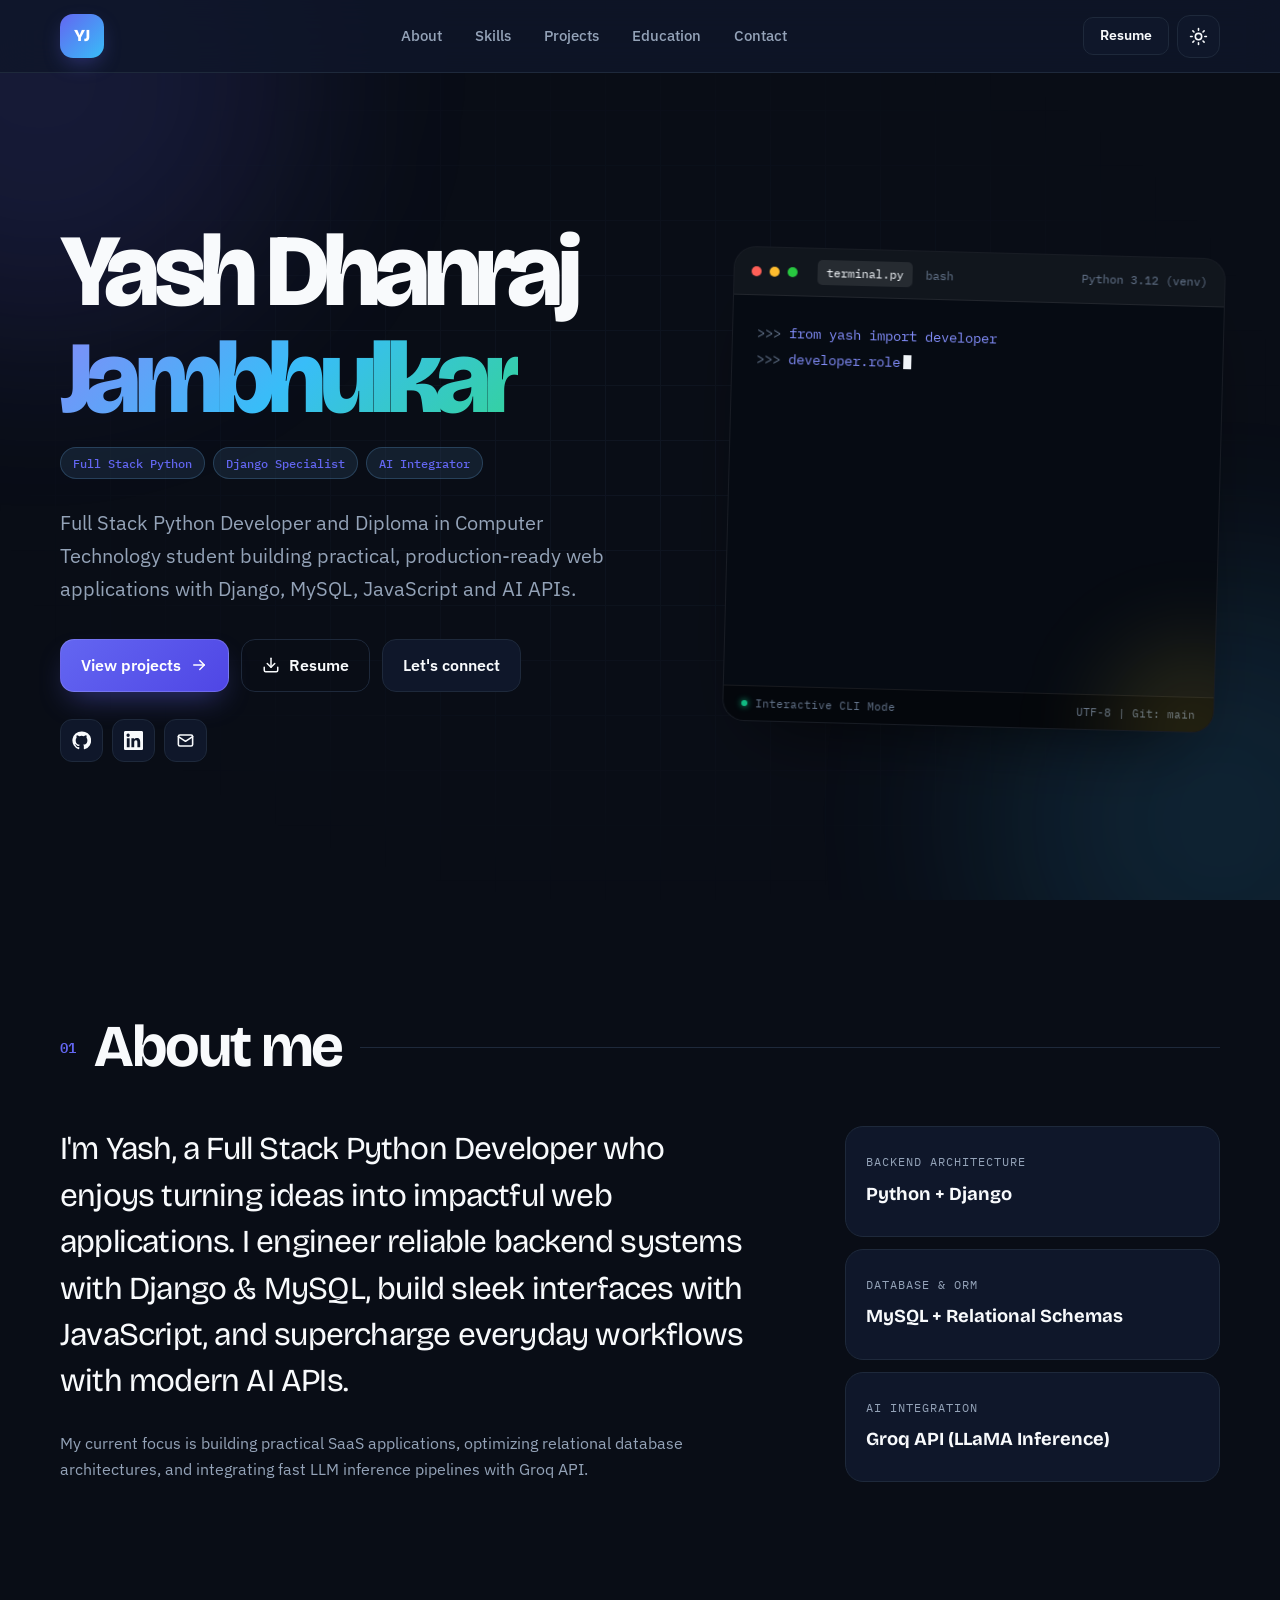
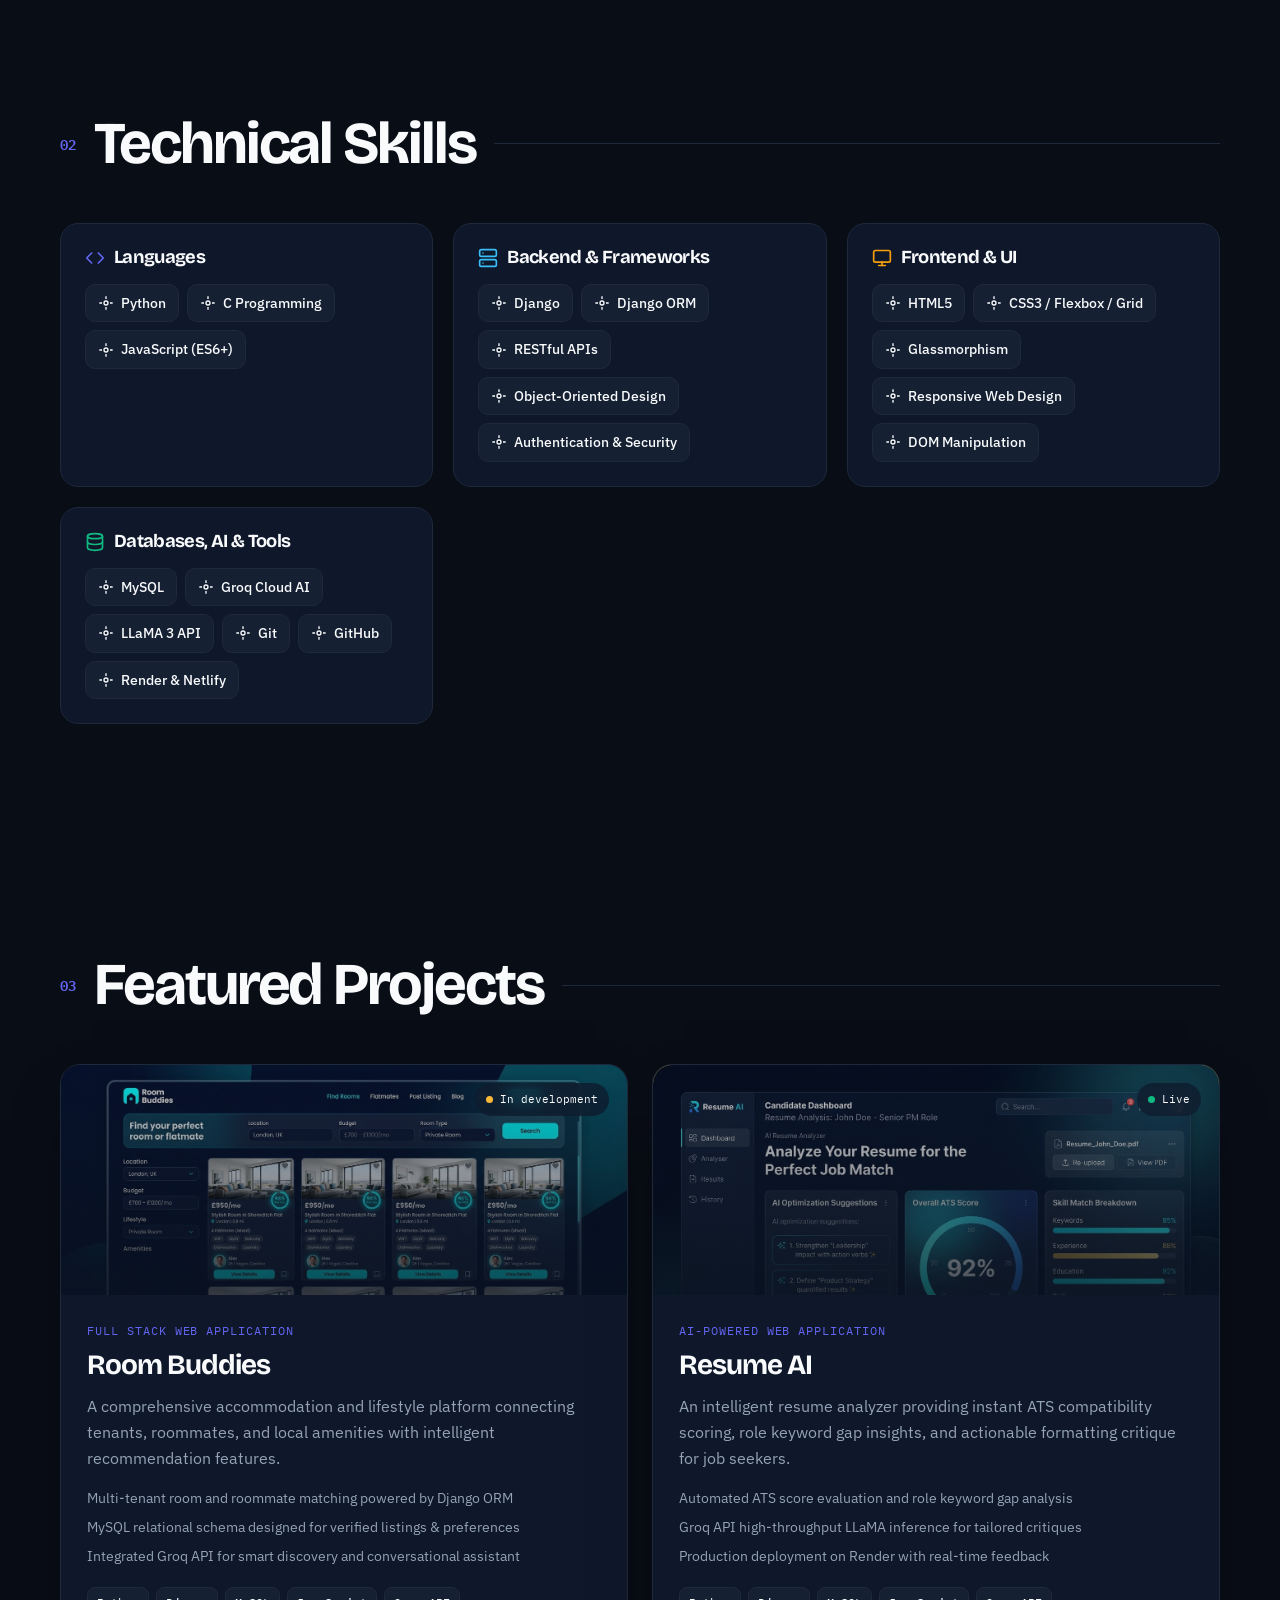
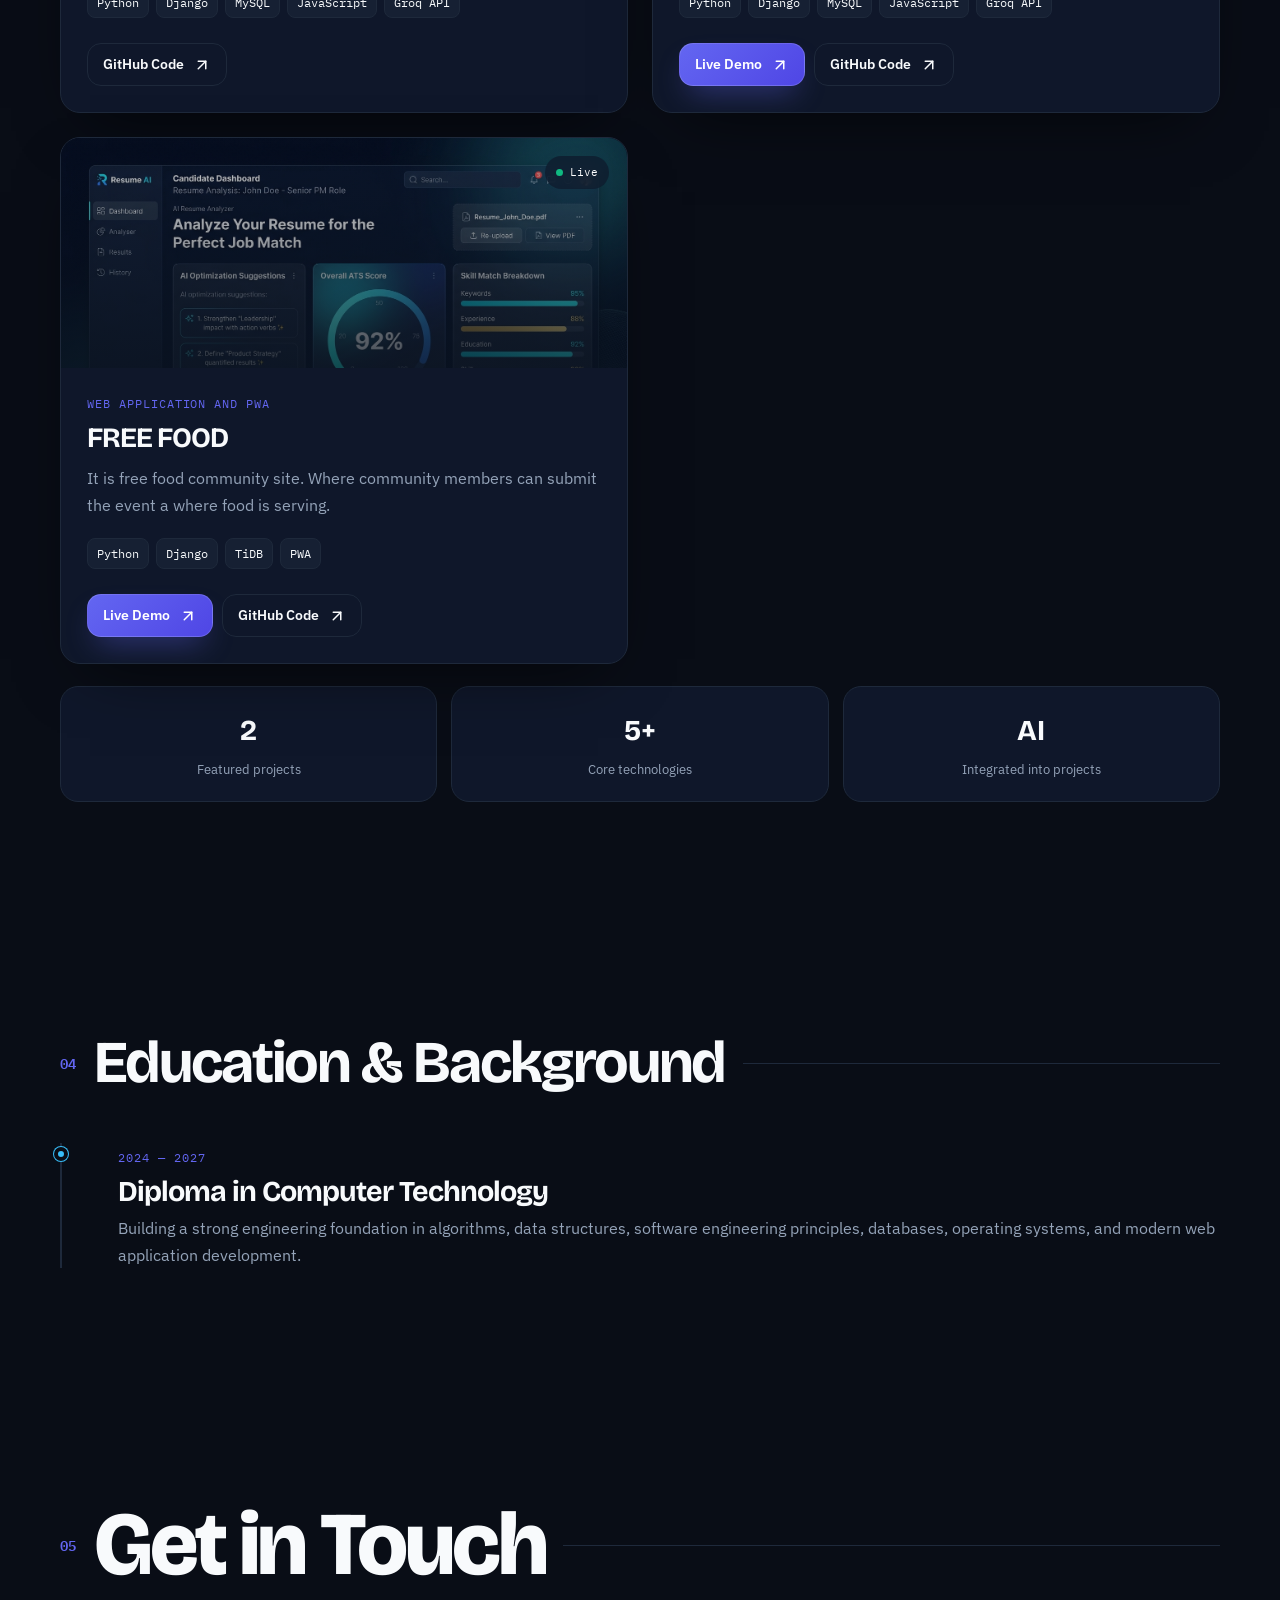
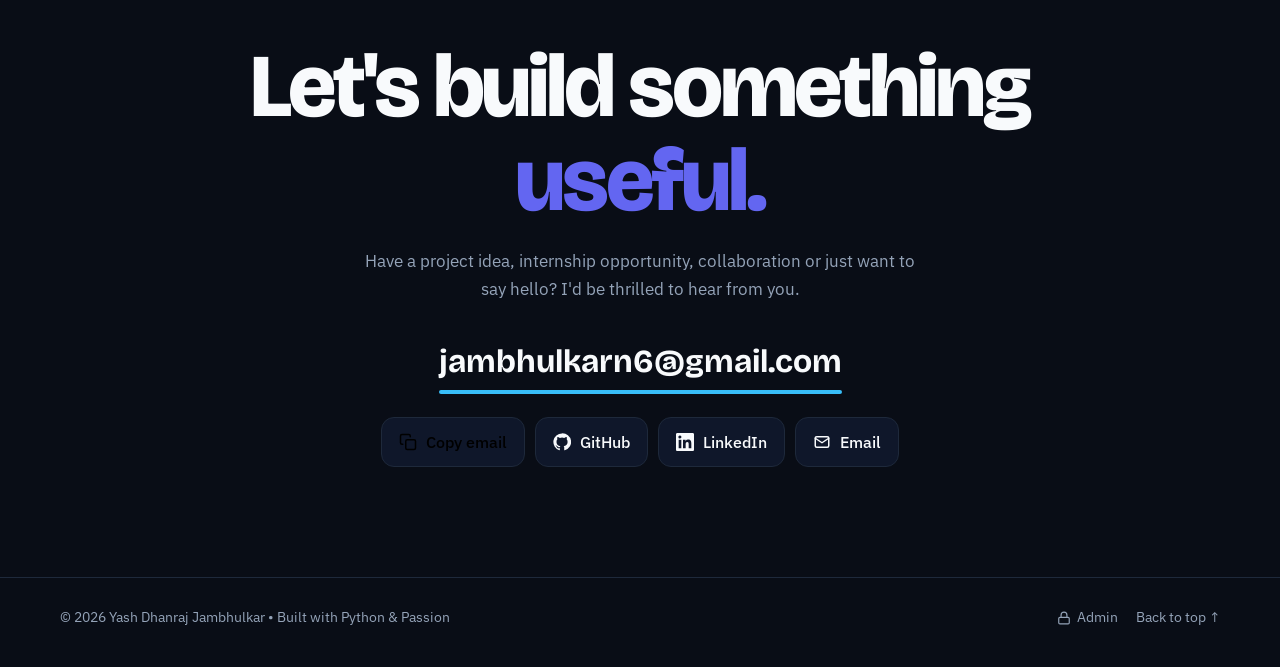
<file: index.html>
<!DOCTYPE html>
<html lang="en" data-theme="dark">
<head>
<meta charset="UTF-8">
<meta name="viewport" content="width=device-width, initial-scale=1, viewport-fit=cover">

<title>Yash Dhanraj Jambhulkar | Full Stack Python Developer</title>

<meta name="description"
      content="Portfolio of Yash Dhanraj Jambhulkar, a Diploma in Computer Technology student and Full Stack Python Developer building practical web applications with Django, MySQL, JavaScript and AI APIs.">
<meta name="author" content="Yash Dhanraj Jambhulkar">
<meta name="theme-color" content="#090d16">

<link rel="icon" type="image/svg+xml" href="assets/favicon.svg">
<link rel="canonical" href="https://yashjambhulkar.netlify.app/">

<!-- Open Graph / Facebook -->
<meta property="og:type" content="website">
<meta property="og:url" content="https://yashjambhulkar.netlify.app/">
<meta property="og:title" content="Yash Dhanraj Jambhulkar | Full Stack Python Developer">
<meta property="og:description" content="Portfolio of Yash Dhanraj Jambhulkar — Full Stack Python Developer building practical web applications with Django, MySQL, JavaScript, and AI APIs.">
<meta property="og:site_name" content="Yash Dhanraj Jambhulkar Portfolio">

<!-- Twitter -->
<meta name="twitter:card" content="summary_large_image">
<meta name="twitter:url" content="https://yashjambhulkar.netlify.app/">
<meta name="twitter:title" content="Yash Dhanraj Jambhulkar | Full Stack Python Developer">
<meta name="twitter:description" content="Portfolio of Yash Dhanraj Jambhulkar — Full Stack Python Developer building practical web applications with Django, MySQL, JavaScript, and AI APIs.">

<!-- Structured Data (Schema.org) -->
<script type="application/ld+json">
{
  "@context": "https://schema.org",
  "@type": "Person",
  "name": "Yash Dhanraj Jambhulkar",
  "url": "https://yashjambhulkar.netlify.app/",
  "jobTitle": "Full Stack Python Developer",
  "sameAs": [
    "https://github.com/yash-jambhulkar06",
    "https://www.linkedin.com/in/yash-jambhulkar-6092663b6"
  ],
  "knowsAbout": ["Python", "Django", "MySQL", "JavaScript", "REST APIs", "Artificial Intelligence", "Groq API"]
}
</script>

<link rel="preconnect" href="https://fonts.googleapis.com">
<link rel="preconnect" href="https://fonts.gstatic.com" crossorigin>
<link href="https://fonts.googleapis.com/css2?family=Bricolage+Grotesque:opsz,wght@12..96,500..800&family=IBM+Plex+Sans:wght@400;500;600&family=IBM+Plex+Mono:wght@400;500;600&display=swap" rel="stylesheet">

<script>
(function() {
  try {
    const saved = localStorage.getItem("portfolio-theme");
    if (saved === "light" || saved === "dark") {
      document.documentElement.setAttribute("data-theme", saved);
    } else {
      document.documentElement.setAttribute("data-theme", "dark");
    }
  } catch (e) {
    document.documentElement.setAttribute("data-theme", "dark");
  }
  document.documentElement.classList.add("js");
})();
</script>

<link rel="stylesheet" href="css/style.css">
</head>


<body>

<!-- =======================================================
     BACKGROUND
======================================================= -->

<div class="background" aria-hidden="true">
    <div class="grid"></div>
    <div class="blob one"></div>
    <div class="blob two"></div>
</div>

<div class="progress" aria-hidden="true">
    <span id="progressBar"></span>
</div>


<!-- =======================================================
     HEADER
======================================================= -->

<header>
    <div class="wrap nav">

        <a href="#home"
           class="logo"
           aria-label="Back to top">
            YJ
        </a>

        <nav>
            <ul class="nav-links" id="navLinks">

                <li>
                    <a href="#about">About</a>
                </li>

                <li>
                    <a href="#skills">Skills</a>
                </li>

                <li>
                    <a href="#projects">Projects</a>
                </li>

                <li>
                    <a href="#education">Education</a>
                </li>

                <li>
                    <a href="#contact">Contact</a>
                </li>

            </ul>
        </nav>

        <div class="nav-actions">

            <a href="assets/resume.pdf"
               class="button-nav"
               target="_blank"
               rel="noopener"
               aria-label="View Resume PDF">
                Resume
            </a>

            <button
                class="icon-button"
                id="themeButton"
                type="button"
                aria-label="Toggle theme">

                <svg class="moon"
                     viewBox="0 0 24 24"
                     fill="none"
                     stroke="currentColor"
                     stroke-width="2"
                     stroke-linecap="round"
                     stroke-linejoin="round">

                    <path d="M21 12.8A9 9 0 1 1 11.2 3a7 7 0 0 0 9.8 9.8z"/>
                </svg>

                <svg class="sun"
                     viewBox="0 0 24 24"
                     fill="none"
                     stroke="currentColor"
                     stroke-width="2"
                     stroke-linecap="round"
                     stroke-linejoin="round">

                    <circle cx="12" cy="12" r="4"/>

                    <path d="
                        M12 2v2
                        M12 20v2
                        M4.9 4.9l1.4 1.4
                        M17.7 17.7l1.4 1.4
                        M2 12h2
                        M20 12h2
                        M4.9 19.1l1.4-1.4
                        M17.7 6.3l1.4-1.4
                    "/>
                </svg>

            </button>

            <button
                class="icon-button menu-button"
                id="menuButton"
                type="button"
                aria-label="Open menu"
                aria-expanded="false">

                <svg viewBox="0 0 24 24"
                     fill="none"
                     stroke="currentColor"
                     stroke-width="2"
                     stroke-linecap="round">

                    <path d="M4 7h16"/>
                    <path d="M4 12h16"/>
                    <path d="M4 17h16"/>

                </svg>

            </button>

        </div>

    </div>
</header>


<main id="home">


<!-- =======================================================
     HERO
======================================================= -->

<section class="hero">

    <div class="wrap hero-grid">

        <div class="hero-content">

            <div class="availability">
                <span class="availability-dot-wrap">
                    <span class="availability-ping"></span>
                    <span class="availability-dot"></span>
                </span>
                <span>Available for Internships & Projects</span>
            </div>

            <h1>
                Yash Dhanraj
                <span class="name-gradient">Jambhulkar</span>
            </h1>

            <div class="hero-roles">
                <span class="role-pill">Full Stack Python</span>
                <span class="role-pill">Django Specialist</span>
                <span class="role-pill">AI Integrator</span>
            </div>

            <p class="hero-description">
                <strong>Full Stack Python Developer</strong>
                and Diploma in Computer Technology student building
                practical, production-ready web applications with
                <strong>Django, MySQL, JavaScript and AI APIs.</strong>
            </p>

            <div class="hero-actions">

                <a href="#projects"
                   class="button button-primary">

                    View projects

                    <svg viewBox="0 0 24 24"
                         fill="none"
                         stroke="currentColor"
                         stroke-width="2"
                         stroke-linecap="round"
                         stroke-linejoin="round">

                        <path d="M5 12h14"/>
                        <path d="m13 6 6 6-6 6"/>

                    </svg>

                </a>

                <a href="assets/resume.pdf"
                   target="_blank"
                   rel="noopener"
                   class="button button-outline"
                   aria-label="Download Resume PDF">

                    <svg viewBox="0 0 24 24"
                         fill="none"
                         stroke="currentColor"
                         stroke-width="2"
                         stroke-linecap="round"
                         stroke-linejoin="round">
                        <path d="M21 15v4a2 2 0 0 1-2 2H5a2 2 0 0 1-2-2v-4"/>
                        <polyline points="7 10 12 15 17 10"/>
                        <line x1="12" y1="15" x2="12" y2="3"/>
                    </svg>

                    Resume

                </a>

                <a href="#contact"
                   class="button button-secondary">

                    Let's connect

                </a>

            </div>


            <div class="social-row">

                <a
                    class="social-button"
                    href="https://github.com/yash-jambhulkar06"
                    target="_blank"
                    rel="noopener"
                    aria-label="GitHub Profile">

                    <svg viewBox="0 0 24 24"
                         fill="currentColor">

                        <path d="
                        M12 .5a11.5 11.5 0 0 0-3.64 22.41
                        c.58.1.79-.25.79-.56v-2
                        c-3.2.7-3.87-1.36-3.87-1.36
                        -.52-1.33-1.28-1.68-1.28-1.68
                        -1.04-.71.08-.7.08-.7
                        1.15.08 1.76 1.19 1.76 1.19
                        1.03 1.76 2.69 1.25 3.35.96
                        .1-.75.4-1.25.73-1.54
                        -2.55-.29-5.24-1.28-5.24-5.69
                        0-1.26.45-2.29 1.19-3.1
                        -.12-.29-.52-1.47.11-3.06
                        0 0 .97-.31 3.18 1.18
                        a11 11 0 0 1 5.8 0
                        c2.2-1.49 3.17-1.18 3.17-1.18
                        .63 1.59.23 2.77.11 3.06
                        .74.81 1.19 1.84 1.19 3.1
                        0 4.42-2.69 5.39-5.25 5.68
                        .41.36.78 1.06.78 2.13v3.16
                        c0 .31.21.67.8.56A11.5 11.5 0 0 0 12 .5z"/>
                    </svg>

                </a>


                <a
                    class="social-button"
                    href="https://www.linkedin.com/in/yash-jambhulkar-6092663b6"
                    target="_blank"
                    rel="noopener"
                    aria-label="LinkedIn Profile">

                    <svg viewBox="0 0 24 24"
                         fill="currentColor">

                        <path d="
                        M20.45 20.45h-3.56v-5.57
                        c0-1.33-.03-3.04-1.85-3.04
                        -1.86 0-2.14 1.45-2.14 2.94v5.67
                        H9.34V9h3.42v1.56h.05
                        a3.75 3.75 0 0 1 3.37-1.85
                        c3.6 0 4.27 2.37 4.27 5.46v6.28z
                        M5.34 7.43a2.07 2.07 0 1 1 0-4.13
                        2.07 2.07 0 0 1 0 4.13z
                        M7.12 20.45H3.56V9h3.56v11.45z
                        M22.22 0H1.77C.79 0 0 .77 0 1.73
                        v20.54C0 23.23.79 24 1.77 24h20.45
                        c.98 0 1.78-.77 1.78-1.73V1.73
                        C24 .77 23.2 0 22.22 0z"/>
                    </svg>

                </a>


                <a
                    class="social-button"
                    href="mailto:jambhulkarn6@gmail.com"
                    aria-label="Send Email">

                    <svg viewBox="0 0 24 24"
                         fill="none"
                         stroke="currentColor"
                         stroke-width="2"
                         stroke-linecap="round"
                         stroke-linejoin="round">

                        <rect x="3" y="5"
                              width="18"
                              height="14"
                              rx="2"/>

                        <path d="m3 7 9 6 9-6"/>

                    </svg>

                </a>

            </div>

        </div>


        <!-- TERMINAL -->

        <div class="terminal"
             role="region"
             aria-label="Interactive Python developer terminal">

            <div class="terminal-bar">

                <span class="terminal-dot red"></span>
                <span class="terminal-dot yellow"></span>
                <span class="terminal-dot green"></span>

                <div class="terminal-tabs">
                    <span class="terminal-tab active">terminal.py</span>
                    <span class="terminal-tab">bash</span>
                </div>

                <span class="terminal-title" style="margin-left: auto;">
                    Python 3.12 (venv)
                </span>

            </div>

            <div class="terminal-body"
                 id="terminalBody">
            </div>

            <div class="terminal-status-bar">
                <div class="terminal-status-left">
                    <span class="terminal-status-indicator"></span>
                    <span>Interactive CLI Mode</span>
                </div>
                <span>UTF-8 | Git: main</span>
            </div>

        </div>

    </div>

</section>


<!-- =======================================================
     ABOUT
======================================================= -->

<section id="about">

    <div class="wrap">

        <div class="section-heading reveal">

            <span class="section-number">01</span>

            <h2>About me</h2>

            <span class="section-line"></span>

        </div>


        <div class="about-grid">

            <div class="reveal">

                <p class="about-main">
                    I'm Yash, a
                    <strong>Full Stack Python Developer</strong>
                    who enjoys turning ideas into impactful web applications.
                    <span>
                        I engineer reliable backend systems with Django & MySQL,
                        build sleek interfaces with JavaScript, and supercharge
                        everyday workflows with modern AI APIs.
                    </span>
                </p>

                <p class="about-note">
                    My current focus is building practical SaaS applications,
                    optimizing relational database architectures, and integrating
                    fast LLM inference pipelines with Groq API.
                </p>

            </div>


            <div class="info-cards">

                <div class="info-card reveal delay-1">
                    <span class="info-label">Backend Architecture</span>
                    <strong>Python + Django</strong>
                </div>

                <div class="info-card reveal delay-2">
                    <span class="info-label">Database & ORM</span>
                    <strong>MySQL + Relational Schemas</strong>
                </div>

                <div class="info-card reveal delay-3">
                    <span class="info-label">AI Integration</span>
                    <strong>Groq API (LLaMA Inference)</strong>
                </div>

            </div>

        </div>

    </div>

</section>


<!-- =======================================================
     SKILLS
======================================================= -->

<section id="skills">

    <div class="wrap">

        <div class="section-heading reveal">

            <span class="section-number">02</span>

            <h2>Technical Skills</h2>

            <span class="section-line"></span>

        </div>


        <div class="skills-category-wrap">

            <!-- Languages -->
            <div class="skill-category-card reveal">
                <h3>
                    <svg viewBox="0 0 24 24" width="20" height="20" fill="none" stroke="var(--blue)" stroke-width="2" stroke-linecap="round" stroke-linejoin="round">
                        <polyline points="16 18 22 12 16 6"></polyline>
                        <polyline points="8 6 2 12 8 18"></polyline>
                    </svg>
                    Languages
                </h3>
                <div class="skill-chips">
                    <span class="skill-chip">
                        <svg viewBox="0 0 24 24" fill="none" stroke="currentColor" stroke-width="2"><path d="M12 2L2 7l10 5 10-5-10-5zM2 17l10 5 10-5M2 12l10 5 10-5"/></svg>
                        Python
                    </span>
                    <span class="skill-chip">
                        <svg viewBox="0 0 24 24" fill="none" stroke="currentColor" stroke-width="2"><circle cx="12" cy="12" r="10"/><path d="M14 9a4 4 0 1 0 0 6"/></svg>
                        C Programming
                    </span>
                    <span class="skill-chip">
                        <svg viewBox="0 0 24 24" fill="none" stroke="currentColor" stroke-width="2"><rect x="3" y="3" width="18" height="18" rx="4"/><path d="M8 17h2a2 2 0 0 0 2-2V9M14 17h4"/></svg>
                        JavaScript (ES6+)
                    </span>
                </div>
            </div>

            <!-- Backend -->
            <div class="skill-category-card reveal delay-1">
                <h3>
                    <svg viewBox="0 0 24 24" width="20" height="20" fill="none" stroke="var(--blue)" stroke-width="2" stroke-linecap="round" stroke-linejoin="round">
                        <rect x="2" y="2" width="20" height="8" rx="2" ry="2"></rect>
                        <rect x="2" y="14" width="20" height="8" rx="2" ry="2"></rect>
                        <line x1="6" y1="6" x2="6.01" y2="6"></line>
                        <line x1="6" y1="18" x2="6.01" y2="18"></line>
                    </svg>
                    Backend & Frameworks
                </h3>
                <div class="skill-chips">
                    <span class="skill-chip">Django</span>
                    <span class="skill-chip">Django ORM</span>
                    <span class="skill-chip">RESTful APIs</span>
                    <span class="skill-chip">Object-Oriented Design</span>
                    <span class="skill-chip">Authentication & Security</span>
                </div>
            </div>

            <!-- Frontend -->
            <div class="skill-category-card reveal delay-2">
                <h3>
                    <svg viewBox="0 0 24 24" width="20" height="20" fill="none" stroke="var(--yellow)" stroke-width="2" stroke-linecap="round" stroke-linejoin="round">
                        <rect x="2" y="3" width="20" height="14" rx="2" ry="2"></rect>
                        <line x1="8" y1="21" x2="16" y2="21"></line>
                        <line x1="12" y1="17" x2="12" y2="21"></line>
                    </svg>
                    Frontend & UI
                </h3>
                <div class="skill-chips">
                    <span class="skill-chip">HTML5</span>
                    <span class="skill-chip">CSS3 / Flexbox / Grid</span>
                    <span class="skill-chip">Glassmorphism</span>
                    <span class="skill-chip">Responsive Web Design</span>
                    <span class="skill-chip">DOM Manipulation</span>
                </div>
            </div>

            <!-- Databases, AI & Tools -->
            <div class="skill-category-card reveal delay-3">
                <h3>
                    <svg viewBox="0 0 24 24" width="20" height="20" fill="none" stroke="var(--green)" stroke-width="2" stroke-linecap="round" stroke-linejoin="round">
                        <ellipse cx="12" cy="5" rx="9" ry="3"></ellipse>
                        <path d="M21 12c0 1.66-4 3-9 3s-9-1.34-9-3"></path>
                        <path d="M3 5v14c0 1.66 4 3 9 3s9-1.34 9-3V5"></path>
                    </svg>
                    Databases, AI & Tools
                </h3>
                <div class="skill-chips">
                    <span class="skill-chip">MySQL</span>
                    <span class="skill-chip">Groq Cloud AI</span>
                    <span class="skill-chip">LLaMA 3 API</span>
                    <span class="skill-chip">Git</span>
                    <span class="skill-chip">GitHub</span>
                    <span class="skill-chip">Render & Netlify</span>
                </div>
            </div>

        </div>

    </div>

</section>


<!-- =======================================================
     PROJECTS
======================================================= -->

<section id="projects">

    <div class="wrap">

        <div class="section-heading reveal">

            <span class="section-number">03</span>

            <h2>Featured Projects</h2>

            <span class="section-line"></span>

        </div>


        <div class="project-grid">


            <!-- ROOM BUDDIES -->

            <article class="project-card reveal">

                <div class="project-top project-image-top">

                    <img src="assets/images/room_buddies_preview.jpg"
                         alt="Room Buddies Web Platform Interface"
                         class="project-img"
                         loading="lazy"
                         onerror="this.onerror=null;this.src='data:image/svg+xml;charset=UTF-8,%3Csvg%20xmlns%3D%22http%3A%2F%2Fwww.w3.org%2F2000%2Fsvg%22%20width%3D%22600%22%20height%3D%22340%22%20viewBox%3D%220%200%20600%20340%22%3E%3Crect%20fill%3D%22%2309111d%22%20width%3D%22600%22%20height%3D%22340%22%2F%3E%3Ctext%20fill%3D%22%236366f1%22%20font-family%3D%22monospace%22%20font-size%3D%2224%22%20x%3D%2250%25%22%20y%3D%2250%25%22%20text-anchor%3D%22middle%22%3ERoom%20Buddies%20Platform%3C%2Ftext%3E%3C%2Fsvg%3E'">

                    <div class="project-overlay"></div>

                    <div class="status">
                        <span class="status-dot"></span>
                        In development
                    </div>

                </div>


                <div class="project-body">

                    <span class="project-meta">
                        Full Stack Web Application
                    </span>

                    <h3>Room Buddies</h3>

                    <p>
                        A comprehensive accommodation and lifestyle platform connecting tenants,
                        roommates, and local amenities with intelligent recommendation features.
                    </p>

                    <ul class="project-highlights">
                        <li>Multi-tenant room and roommate matching powered by Django ORM</li>
                        <li>MySQL relational schema designed for verified listings & preferences</li>
                        <li>Integrated Groq API for smart discovery and conversational assistant</li>
                    </ul>

                    <ul class="project-tags">

                        <li>Python</li>
                        <li>Django</li>
                        <li>MySQL</li>
                        <li>JavaScript</li>
                        <li>Groq API</li>

                    </ul>


                    <div class="project-actions">

                        <a
                            class="button button-secondary"
                            href="https://github.com/yash-jambhulkar06"
                            target="_blank"
                            rel="noopener"
                            aria-label="View Room Buddies code on GitHub">

                            GitHub Code

                            <svg viewBox="0 0 24 24"
                                 fill="none"
                                 stroke="currentColor"
                                 stroke-width="2"
                                 stroke-linecap="round"
                                 stroke-linejoin="round">

                                <path d="M7 17 17 7"/>
                                <path d="M7 7h10v10"/>

                            </svg>

                        </a>

                    </div>

                </div>

            </article>


            <!-- RESUME AI -->

            <article class="project-card resume reveal delay-1">

                <div class="project-top project-image-top">

                    <img src="assets/images/resume_ai_preview.jpg"
                         alt="Resume AI Analyzer Dashboard Interface"
                         class="project-img"
                         loading="lazy"
                         onerror="this.onerror=null;this.src='data:image/svg+xml;charset=UTF-8,%3Csvg%20xmlns%3D%22http%3A%2F%2Fwww.w3.org%2F2000%2Fsvg%22%20width%3D%22600%22%20height%3D%22340%22%20viewBox%3D%220%200%20600%20340%22%3E%3Crect%20fill%3D%22%2309111d%22%20width%3D%22600%22%20height%3D%22340%22%2F%3E%3Ctext%20fill%3D%22%2310b981%22%20font-family%3D%22monospace%22%20font-size%3D%2224%22%20x%3D%2250%25%22%20y%3D%2250%25%22%20text-anchor%3D%22middle%22%3EResume%20AI%20Platform%3C%2Ftext%3E%3C%2Fsvg%3E'">

                    <div class="project-overlay"></div>

                    <div class="status live">
                        <span class="status-dot"></span>
                        Live
                    </div>

                </div>


                <div class="project-body">

                    <span class="project-meta">
                        AI-Powered Web Application
                    </span>

                    <h3>Resume AI</h3>

                    <p>
                        An intelligent resume analyzer providing instant ATS compatibility scoring,
                        role keyword gap insights, and actionable formatting critique for job seekers.
                    </p>

                    <ul class="project-highlights">
                        <li>Automated ATS score evaluation and role keyword gap analysis</li>
                        <li>Groq API high-throughput LLaMA inference for tailored critiques</li>
                        <li>Production deployment on Render with real-time feedback</li>
                    </ul>

                    <ul class="project-tags">

                        <li>Python</li>
                        <li>Django</li>
                        <li>MySQL</li>
                        <li>JavaScript</li>
                        <li>Groq API</li>

                    </ul>


                    <div class="project-actions">

                        <a
                            class="button button-primary"
                            href="https://resumeai-zwez.onrender.com"
                            target="_blank"
                            rel="noopener"
                            aria-label="View live demo of Resume AI">

                            Live Demo

                            <svg viewBox="0 0 24 24"
                                 fill="none"
                                 stroke="currentColor"
                                 stroke-width="2"
                                 stroke-linecap="round"
                                 stroke-linejoin="round">

                                <path d="M7 17 17 7"/>
                                <path d="M7 7h10v10"/>

                            </svg>

                        </a>


                        <a
                            class="button button-secondary"
                            href="https://github.com/yash-jambhulkar06"
                            target="_blank"
                            rel="noopener"
                            aria-label="View Resume AI code on GitHub">

                            GitHub Code

                        </a>

                    </div>

                </div>

            </article>

        </div>


        <div class="stats">

            <div class="stat reveal">
                <strong>2</strong>
                <span>Featured projects</span>
            </div>

            <div class="stat reveal delay-1">
                <strong>5+</strong>
                <span>Core technologies</span>
            </div>

            <div class="stat reveal delay-2">
                <strong>AI</strong>
                <span>Integrated into projects</span>
            </div>

        </div>

    </div>

</section>


<!-- =======================================================
     EDUCATION
======================================================= -->

<section id="education">

    <div class="wrap">

        <div class="section-heading reveal">

            <span class="section-number">04</span>

            <h2>Education & Background</h2>

            <span class="section-line"></span>

        </div>


        <div class="timeline">

            <div class="timeline-item reveal">

                <span class="timeline-date">
                    2024 — 2027
                </span>

                <h3>
                    Diploma in Computer Technology
                </h3>

                <p>
                    Building a strong engineering foundation in algorithms,
                    data structures, software engineering principles, databases,
                    operating systems, and modern web application development.
                </p>

            </div>

        </div>

    </div>

</section>


<!-- =======================================================
     CONTACT
======================================================= -->

<section id="contact" class="contact">

    <div class="wrap">

        <div class="section-heading reveal">

            <span class="section-number">05</span>

            <h2>Get in Touch</h2>

            <span class="section-line"></span>

        </div>


        <h2 class="reveal">
            Let's build something
            <span>useful.</span>
        </h2>


        <p class="contact-description reveal delay-1">
            Have a project idea, internship opportunity,
            collaboration or just want to say hello?
            I'd be thrilled to hear from you.
        </p>


        <a
            class="email reveal delay-2"
            href="mailto:jambhulkarn6@gmail.com">

            jambhulkarn6@gmail.com

        </a>


        <div class="contact-links reveal delay-3">

            <button
                class="contact-link"
                id="copyEmailBtn"
                type="button"
                aria-label="Copy Email address to clipboard">

                <svg viewBox="0 0 24 24"
                     fill="none"
                     stroke="currentColor"
                     stroke-width="2"
                     stroke-linecap="round"
                     stroke-linejoin="round">

                    <rect x="9" y="9" width="13" height="13" rx="2" ry="2"/>
                    <path d="M5 15H4a2 2 0 0 1-2-2V4a2 2 0 0 1 2-2h9a2 2 0 0 1 2 2v1"/>

                </svg>

                <span>Copy email</span>

            </button>


            <a
                class="contact-link"
                href="https://github.com/yash-jambhulkar06"
                target="_blank"
                rel="noopener"
                aria-label="Visit GitHub Profile">

                <svg viewBox="0 0 24 24"
                     fill="currentColor">

                    <path d="
                    M12 .5a11.5 11.5 0 0 0-3.64 22.41
                    c.58.1.79-.25.79-.56v-2
                    c-3.2.7-3.87-1.36-3.87-1.36
                    -.52-1.33-1.28-1.68-1.28-1.68
                    -1.04-.71.08-.7.08-.7
                    1.15.08 1.76 1.19 1.76 1.19
                    1.03 1.76 2.69 1.25 3.35.96
                    .1-.75.4-1.25.73-1.54
                    -2.55-.29-5.24-1.28-5.24-5.69
                    0-1.26.45-2.29 1.19-3.1
                    -.12-.29-.52-1.47.11-3.06
                    0 0 .97-.31 3.18 1.18
                    a11 11 0 0 1 5.8 0
                    c2.2-1.49 3.17-1.18 3.17-1.18
                    .63 1.59.23 2.77.11 3.06
                    .74.81 1.19 1.84 1.19 3.1
                    0 4.42-2.69 5.39-5.25 5.68
                    .41.36.78 1.06.78 2.13v3.16
                    c0 .31.21.67.8.56A11.5 11.5 0 0 0 12 .5z"/>
                </svg>

                GitHub

            </a>


            <a
                class="contact-link"
                href="https://www.linkedin.com/in/yash-jambhulkar-6092663b6"
                target="_blank"
                rel="noopener"
                aria-label="Visit LinkedIn Profile">

                <svg viewBox="0 0 24 24"
                     fill="currentColor">

                    <path d="
                    M20.45 20.45h-3.56v-5.57
                    c0-1.33-.03-3.04-1.85-3.04
                    -1.86 0-2.14 1.45-2.14 2.94v5.67
                    H9.34V9h3.42v1.56h.05
                    a3.75 3.75 0 0 1 3.37-1.85
                    c3.6 0 4.27 2.37 4.27 5.46v6.28z
                    M5.34 7.43a2.07 2.07 0 1 1 0-4.13
                    2.07 2.07 0 0 1 0 4.13z
                    M7.12 20.45H3.56V9h3.56v11.45z
                    M22.22 0H1.77C.79 0 0 .77 0 1.73
                    v20.54C0 23.23.79 24 1.77 24h20.45
                    c.98 0 1.78-.77 1.78-1.73V1.73
                    C24 .77 23.2 0 22.22 0z"/>
                </svg>

                LinkedIn

            </a>


            <a
                class="contact-link"
                href="mailto:jambhulkarn6@gmail.com"
                aria-label="Compose email">

                <svg viewBox="0 0 24 24"
                     fill="none"
                     stroke="currentColor"
                     stroke-width="2"
                     stroke-linecap="round"
                     stroke-linejoin="round">

                    <rect x="3" y="5"
                          width="18"
                          height="14"
                          rx="2"/>

                    <path d="m3 7 9 6 9-6"/>

                </svg>

                Email

            </a>

        </div>

    </div>

</section>

</main>


<!-- =======================================================
     FOOTER
======================================================= -->

<footer>

    <div class="wrap footer-inner">

        <span>
            © <span id="year"></span>
            Yash Dhanraj Jambhulkar • Built with Python & Passion
        </span>

        <div style="display: flex; align-items: center; gap: 18px;">
            <a href="admin.html"
               style="font-size: 0.85rem; color: var(--muted); text-decoration: none; display: inline-flex; align-items: center; gap: 6px; transition: color 0.2s;"
               onmouseover="this.style.color='var(--yellow)'"
               onmouseout="this.style.color='var(--muted)'"
               title="Open Admin Dashboard">
                <svg viewBox="0 0 24 24" width="14" height="14" fill="none" stroke="currentColor" stroke-width="2" stroke-linecap="round" stroke-linejoin="round">
                    <rect x="3" y="11" width="18" height="11" rx="2" ry="2"/>
                    <path d="M7 11V7a5 5 0 0 1 10 0v4"/>
                </svg>
                Admin
            </a>

            <a href="#home">
                Back to top ↑
            </a>
        </div>

    </div>

</footer>


<!-- =======================================================
     FLOATING BACK TO TOP BUTTON WITH PROGRESS RING
======================================================= -->

<button id="backToTop" class="back-to-top-btn" type="button" aria-label="Scroll back to top">
    <svg class="progress-ring" width="48" height="48" viewBox="0 0 48 48">
        <circle class="progress-ring-bg" cx="24" cy="24" r="18" fill="none" stroke-width="3"/>
        <circle class="progress-ring-bar" cx="24" cy="24" r="18" fill="none" stroke-width="3"/>
    </svg>
    <svg viewBox="0 0 24 24" width="18" height="18" fill="none" stroke="currentColor" stroke-width="2.5" stroke-linecap="round" stroke-linejoin="round">
        <polyline points="18 15 12 9 6 15"/>
    </svg>
</button>


<!-- =======================================================
     TOAST NOTIFICATION
======================================================= -->

<div id="toast" class="toast" role="status" aria-live="polite">
    <svg viewBox="0 0 24 24" width="18" height="18" fill="none" stroke="var(--green)" stroke-width="2.5" stroke-linecap="round" stroke-linejoin="round">
        <polyline points="20 6 9 17 4 12"/>
    </svg>
    <span>Email copied to clipboard!</span>
</div>


<script src="js/main.js" defer></script>

</body>
</html>
</file>
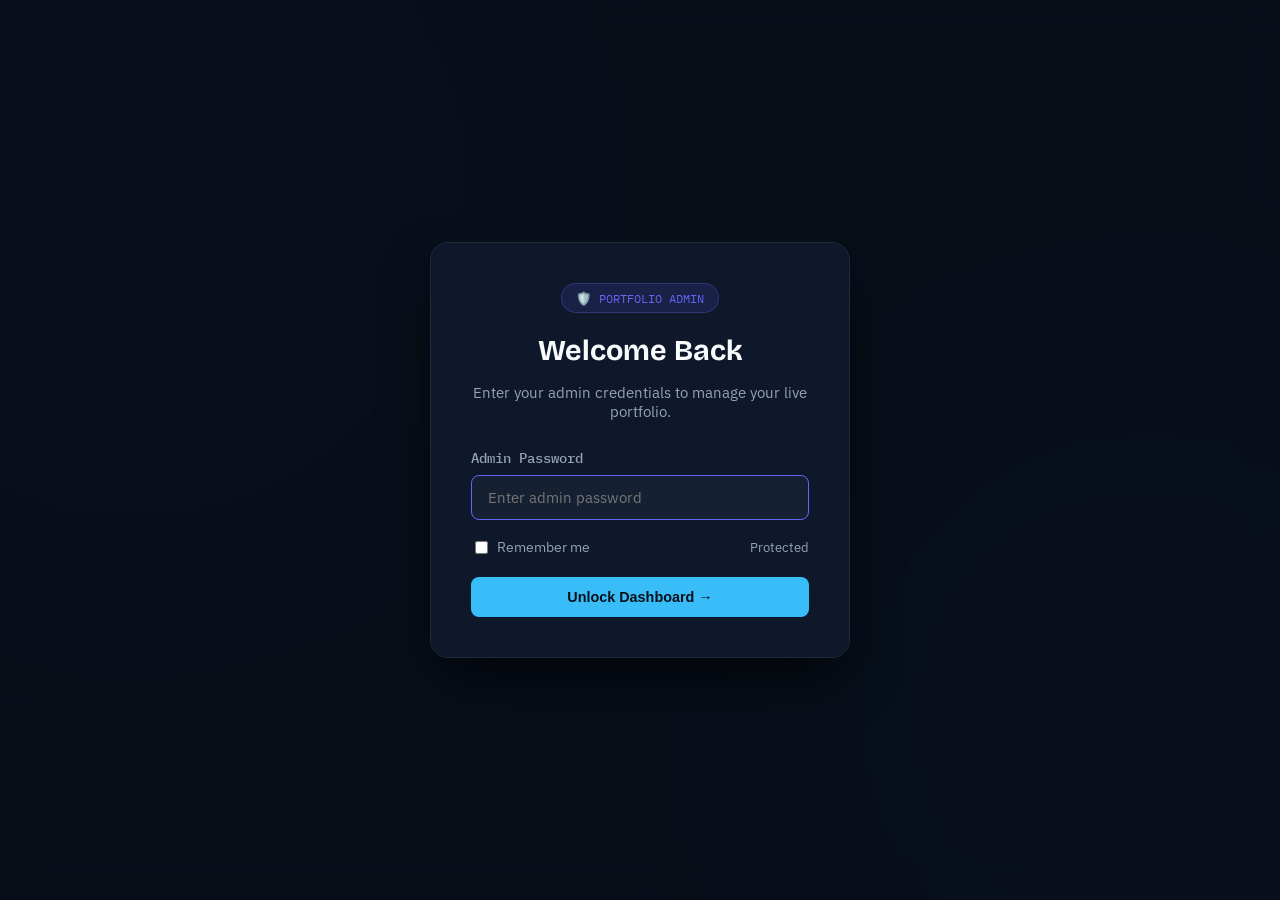
<file: admin.html>
<!DOCTYPE html>
<html lang="en" data-theme="dark">
<head>
<meta charset="UTF-8">
<meta name="viewport" content="width=device-width, initial-scale=1, viewport-fit=cover">
<title>Admin Dashboard | Yash Jambhulkar Portfolio</title>
<link rel="icon" type="image/svg+xml" href="assets/favicon.svg">

<link rel="preconnect" href="https://fonts.googleapis.com">
<link rel="preconnect" href="https://fonts.gstatic.com" crossorigin>
<link href="https://fonts.googleapis.com/css2?family=Bricolage+Grotesque:wght@500;700;800&family=IBM+Plex+Sans:wght@400;500;600&family=IBM+Plex+Mono:wght@400;500&display=swap" rel="stylesheet">

<style>
:root {
    --bg: #090d16;
    --surface: #0f172a;
    --surface-2: #162033;
    --surface-3: #1e293b;
    --line: #1e293b;
    --ink: #f8fafc;
    --muted: #94a3b8;
    
    --primary: #6366f1;
    --blue: #6366f1;
    --yellow: #38bdf8;
    --green: #10b981;
    --red: #f43f5e;
    
    --font-display: "Bricolage Grotesque", system-ui, sans-serif;
    --font-body: "IBM Plex Sans", system-ui, sans-serif;
    --font-mono: "IBM Plex Mono", monospace;
    
    --radius-sm: 8px;
    --radius-md: 12px;
    --radius-lg: 18px;
}

*, *::before, *::after {
    box-sizing: border-box;
}

body {
    margin: 0;
    font-family: var(--font-body);
    background: var(--bg);
    color: var(--ink);
    min-height: 100vh;
    display: flex;
    flex-direction: column;
}

/* Background mesh */
.bg-glow {
    position: fixed;
    inset: 0;
    pointer-events: none;
    background: 
        radial-gradient(circle at 10% 20%, rgba(99,102,241,0.18), transparent 40%),
        radial-gradient(circle at 90% 80%, rgba(56,189,248,0.14), transparent 40%);
    z-index: 0;
}

/* Login Screen */
#loginScreen {
    position: fixed;
    inset: 0;
    background: rgba(8,15,25,0.92);
    backdrop-filter: blur(20px);
    display: flex;
    align-items: center;
    justify-content: center;
    z-index: 999;
    padding: 20px;
}

.login-card {
    background: var(--surface);
    border: 1px solid var(--line);
    border-radius: var(--radius-lg);
    padding: 40px;
    width: 100%;
    max-width: 420px;
    box-shadow: 0 25px 60px -15px rgba(0,0,0,0.8);
    text-align: center;
    position: relative;
    z-index: 10;
}

.login-badge {
    display: inline-flex;
    align-items: center;
    gap: 8px;
    padding: 6px 14px;
    border-radius: 999px;
    background: rgba(99,102,241,0.14); color: var(--blue); border: 1px solid rgba(99,102,241,0.3);
    font-family: var(--font-mono);
    font-size: 0.78rem;
    margin-bottom: 20px;
}

.login-card h1 {
    font-family: var(--font-display);
    font-size: 1.8rem;
    margin: 0 0 10px;
}

.login-card p {
    color: var(--muted);
    font-size: 0.92rem;
    margin-bottom: 28px;
}

/* Admin Layout */
#adminApp {
    display: none;
    flex-direction: column;
    min-height: 100vh;
    position: relative;
    z-index: 1;
}

/* Topbar */
.admin-topbar {
    height: 70px;
    border-bottom: 1px solid var(--line);
    background: rgba(16,26,41,0.85);
    backdrop-filter: blur(16px);
    display: flex;
    align-items: center;
    justify-content: space-between;
    padding: 0 28px;
    position: sticky;
    top: 0;
    z-index: 50;
}

.brand {
    display: flex;
    align-items: center;
    gap: 12px;
}

.brand-logo {
    width: 38px;
    height: 38px;
    background: #09111d;
    border: 1px solid var(--yellow);
    border-radius: 10px;
    display: flex;
    align-items: center;
    justify-content: center;
    font-family: var(--font-mono);
    font-weight: 700;
    color: var(--yellow);
    font-size: 1rem;
}

.brand-title {
    font-family: var(--font-display);
    font-size: 1.15rem;
    font-weight: 700;
}

.brand-sub {
    font-size: 0.75rem;
    color: var(--muted);
    font-family: var(--font-mono);
}

.topbar-actions {
    display: flex;
    align-items: center;
    gap: 12px;
}

/* Main Container */
.admin-main {
    display: flex;
    flex: 1;
}

/* Sidebar */
.admin-sidebar {
    width: 250px;
    border-right: 1px solid var(--line);
    background: rgba(16,26,41,0.5);
    padding: 24px 16px;
    display: flex;
    flex-direction: column;
    gap: 6px;
}

.nav-item {
    display: flex;
    align-items: center;
    gap: 12px;
    padding: 12px 16px;
    border-radius: var(--radius-md);
    color: var(--muted);
    text-decoration: none;
    font-weight: 500;
    font-size: 0.92rem;
    cursor: pointer;
    border: 1px solid transparent;
    transition: all 0.2s ease;
}

.nav-item:hover {
    color: var(--ink);
    background: var(--surface-2);
}

.nav-item.active {
    color: var(--yellow);
    background: rgba(255,212,59,0.08);
    border-color: rgba(255,212,59,0.2);
}

.nav-item svg {
    width: 18px;
    height: 18px;
    flex-shrink: 0;
}

/* Content Area */
.admin-content {
    flex: 1;
    padding: 36px 48px;
    max-width: 1100px;
}

.tab-pane {
    display: none;
}

.tab-pane.active {
    display: block;
    animation: fadeIn 0.3s ease;
}

@keyframes fadeIn {
    from { opacity: 0; transform: translateY(8px); }
    to { opacity: 1; transform: translateY(0); }
}

.panel-header {
    margin-bottom: 28px;
    display: flex;
    justify-content: space-between;
    align-items: flex-start;
}

.panel-header h2 {
    font-family: var(--font-display);
    font-size: 1.6rem;
    margin: 0 0 6px;
}

.panel-header p {
    color: var(--muted);
    font-size: 0.9rem;
    margin: 0;
}

/* Form Styles */
.form-card {
    background: var(--surface);
    border: 1px solid var(--line);
    border-radius: var(--radius-lg);
    padding: 28px;
    margin-bottom: 24px;
}

.form-card h3 {
    margin: 0 0 20px;
    font-size: 1.15rem;
    color: var(--ink);
    display: flex;
    align-items: center;
    gap: 10px;
}

.form-grid {
    display: grid;
    grid-template-columns: repeat(auto-fit, minmax(280px, 1fr));
    gap: 20px;
}

.form-group {
    display: flex;
    flex-direction: column;
    gap: 8px;
    margin-bottom: 18px;
}

.form-group label {
    font-size: 0.85rem;
    font-weight: 500;
    color: var(--muted);
    font-family: var(--font-mono);
}

input[type="text"],
input[type="password"],
input[type="url"],
input[type="email"],
textarea,
select {
    width: 100%;
    padding: 12px 16px;
    border-radius: var(--radius-sm);
    background: var(--surface-2);
    border: 1px solid var(--line);
    color: var(--ink);
    font-family: inherit;
    font-size: 0.92rem;
    outline: none;
    transition: border-color 0.2s;
}

input:focus, textarea:focus, select:focus {
    border-color: var(--blue);
}

textarea {
    min-height: 100px;
    resize: vertical;
}

/* Toggle Switch */
.toggle-wrap {
    display: flex;
    align-items: center;
    gap: 12px;
}

.switch {
    position: relative;
    display: inline-block;
    width: 48px;
    height: 26px;
}

.switch input {
    opacity: 0;
    width: 0;
    height: 0;
}

.slider {
    position: absolute;
    cursor: pointer;
    inset: 0;
    background-color: var(--surface-3);
    border-radius: 34px;
    transition: .3s;
    border: 1px solid var(--line);
}

.slider:before {
    position: absolute;
    content: "";
    height: 18px;
    width: 18px;
    left: 3px;
    bottom: 3px;
    background-color: white;
    border-radius: 50%;
    transition: .3s;
}

input:checked + .slider {
    background-color: var(--green);
}

input:checked + .slider:before {
    transform: translateX(22px);
}

/* Buttons */
.btn {
    display: inline-flex;
    align-items: center;
    justify-content: center;
    gap: 8px;
    padding: 11px 20px;
    border-radius: var(--radius-sm);
    font-weight: 600;
    font-size: 0.9rem;
    cursor: pointer;
    border: 1px solid transparent;
    text-decoration: none;
    transition: all 0.2s ease;
}

.btn-primary {
    background: var(--yellow);
    color: #080f19;
}

.btn-primary:hover {
    transform: translateY(-2px);
    box-shadow: 0 10px 25px -8px rgba(255,212,59,0.8);
}

.btn-secondary {
    background: var(--surface-2);
    border-color: var(--line);
    color: var(--ink);
}

.btn-secondary:hover {
    border-color: var(--blue);
    transform: translateY(-2px);
}

.btn-publish {
    background: linear-gradient(135deg, var(--green), #249757);
    color: white;
    font-weight: 700;
    box-shadow: 0 8px 25px -6px rgba(47,191,113,0.6);
}

.btn-publish:hover {
    transform: translateY(-2px);
    box-shadow: 0 12px 30px -6px rgba(47,191,113,0.9);
}

.btn-danger {
    background: rgba(255,95,87,0.15);
    color: var(--red);
    border-color: rgba(255,95,87,0.3);
}

.btn-danger:hover {
    background: var(--red);
    color: white;
}

/* Projects Table / Cards */
.project-item {
    display: flex;
    align-items: center;
    justify-content: space-between;
    padding: 16px 20px;
    background: var(--surface-2);
    border: 1px solid var(--line);
    border-radius: var(--radius-md);
    margin-bottom: 12px;
}

.project-item-left {
    display: flex;
    align-items: center;
    gap: 16px;
}

.project-thumb {
    width: 60px;
    height: 40px;
    border-radius: 6px;
    object-fit: cover;
    background: #09111d;
    border: 1px solid var(--line);
}

.project-title {
    font-weight: 600;
    font-size: 1.05rem;
}

.project-meta {
    font-size: 0.8rem;
    color: var(--muted);
    font-family: var(--font-mono);
}

.project-actions {
    display: flex;
    gap: 8px;
}

/* Modal */
.modal-overlay {
    position: fixed;
    inset: 0;
    background: rgba(0,0,0,0.75);
    backdrop-filter: blur(10px);
    display: none;
    align-items: center;
    justify-content: center;
    z-index: 1000;
    padding: 20px;
}

.modal-overlay.open {
    display: flex;
}

.modal-card {
    background: var(--surface);
    border: 1px solid var(--line);
    border-radius: var(--radius-lg);
    width: 100%;
    max-width: 650px;
    max-height: 90vh;
    overflow-y: auto;
    padding: 32px;
}

/* Terminal Log Console */
.log-console {
    background: #060b13;
    border: 1px solid var(--line);
    border-radius: var(--radius-md);
    padding: 16px;
    font-family: var(--font-mono);
    font-size: 0.82rem;
    color: var(--ink);
    min-height: 140px;
    max-height: 240px;
    overflow-y: auto;
    line-height: 1.7;
    margin-top: 16px;
}

.log-entry.info { color: var(--blue); }
.log-entry.success { color: var(--green); font-weight: 600; }
.log-entry.error { color: var(--red); font-weight: 600; }

/* Toast */
.toast-msg {
    position: fixed;
    bottom: 24px;
    right: 24px;
    padding: 14px 22px;
    background: var(--surface);
    border: 1px solid var(--line);
    border-radius: 999px;
    font-weight: 600;
    font-size: 0.9rem;
    display: flex;
    align-items: center;
    gap: 10px;
    box-shadow: 0 15px 40px rgba(0,0,0,0.5);
    transform: translateY(100px);
    opacity: 0;
    transition: all 0.3s cubic-bezier(0.16, 1, 0.3, 1);
    z-index: 2000;
}

.toast-msg.show {
    transform: translateY(0);
    opacity: 1;
}

@media (max-width: 850px) {
    .admin-main { flex-direction: column; }
    .admin-sidebar { width: 100%; border-right: none; border-bottom: 1px solid var(--line); flex-direction: row; overflow-x: auto; }
    .admin-content { padding: 24px; }
}
</style>
</head>

<body>
<div class="bg-glow"></div>

<!-- ==========================================
     LOGIN MODAL
========================================== -->
<div id="loginScreen">
    <div class="login-card">
        <div class="login-badge">🛡️ PORTFOLIO ADMIN</div>
        <h1>Welcome Back</h1>
        <p>Enter your admin credentials to manage your live portfolio.</p>
        
        <form id="loginForm">
            <div class="form-group" style="text-align: left;">
                <label>Admin Password</label>
                <input type="password" id="adminPasswordInput" placeholder="Enter admin password" required autofocus>
            </div>
            <div style="display: flex; justify-content: space-between; align-items: center; margin-bottom: 20px;">
                <label style="font-size: 0.85rem; color: var(--muted); cursor: pointer; display: flex; align-items: center; gap: 6px;">
                    <input type="checkbox" id="rememberMe"> Remember me
                </label>
                <span style="font-size: 0.8rem; color: var(--muted);">Protected</span>
            </div>
            <button type="submit" class="btn btn-primary" style="width: 100%;">Unlock Dashboard →</button>
        </form>
    </div>
</div>

<!-- ==========================================
     ADMIN APP
========================================== -->
<div id="adminApp">
    
    <!-- Topbar -->
    <header class="admin-topbar">
        <div class="brand">
            <div class="brand-logo">YJ</div>
            <div>
                <div class="brand-title">Portfolio Manager</div>
                <div class="brand-sub">yash-jambhulkar06/My-Portfolio</div>
            </div>
        </div>

        <div class="topbar-actions">
            <a href="index.html" target="_blank" class="btn btn-secondary">
                View Site ↗
            </a>
            <button id="btnPublishTop" class="btn btn-publish">
                Publish to Netlify 🚀
            </button>
            <button id="btnLogout" class="btn btn-secondary" style="padding: 10px;" title="Logout">
                <svg viewBox="0 0 24 24" width="18" height="18" fill="none" stroke="currentColor" stroke-width="2"><path d="M9 21H5a2 2 0 0 1-2-2V5a2 2 0 0 1 2-2h4"/><polyline points="16 17 21 12 16 7"/><line x1="21" y1="12" x2="9" y2="12"/></svg>
            </button>
        </div>
    </header>

    <div class="admin-main">
        
        <!-- Sidebar Navigation -->
        <nav class="admin-sidebar">
            <div class="nav-item active" data-tab="profile">
                <svg viewBox="0 0 24 24" fill="none" stroke="currentColor" stroke-width="2"><path d="M20 21v-2a4 4 0 0 0-4-4H8a4 4 0 0 0-4 4v2"/><circle cx="12" cy="7" r="4"/></svg>
                Profile & Bio
            </div>
            <div class="nav-item" data-tab="projects">
                <svg viewBox="0 0 24 24" fill="none" stroke="currentColor" stroke-width="2"><rect x="2" y="7" width="20" height="14" rx="2" ry="2"/><path d="M16 21V5a2 2 0 0 0-2-2h-4a2 2 0 0 0-2 2v16"/></svg>
                Projects
            </div>
            <div class="nav-item" data-tab="skills">
                <svg viewBox="0 0 24 24" fill="none" stroke="currentColor" stroke-width="2"><polygon points="12 2 2 7 12 12 22 7 12 2"/><polyline points="2 17 12 22 22 17"/><polyline points="2 12 12 17 22 12"/></svg>
                Skills
            </div>
            <div class="nav-item" data-tab="contact">
                <svg viewBox="0 0 24 24" fill="none" stroke="currentColor" stroke-width="2"><path d="M4 4h16c1.1 0 2 .9 2 2v12c0 1.1-.9 2-2 2H4c-1.1 0-2-.9-2-2V6c0-1.1.9-2 2-2z"/><polyline points="22,6 12,13 2,6"/></svg>
                Contact & Socials
            </div>
            <div class="nav-item" data-tab="deploy">
                <svg viewBox="0 0 24 24" fill="none" stroke="currentColor" stroke-width="2"><circle cx="12" cy="12" r="10"/><path d="M16 12l-4-4-4 4M12 16V8"/></svg>
                GitHub & Deploy
            </div>
            <div class="nav-item" data-tab="backup">
                <svg viewBox="0 0 24 24" fill="none" stroke="currentColor" stroke-width="2"><path d="M21 15v4a2 2 0 0 1-2 2H5a2 2 0 0 1-2-2v-4"/><polyline points="7 10 12 15 17 10"/><line x1="12" y1="15" x2="12" y2="3"/></svg>
                Backup & JSON
            </div>
        </nav>

        <!-- Content Area -->
        <main class="admin-content">

            <!-- TAB 1: PROFILE & BIO -->
            <div id="tab-profile" class="tab-pane active">
                <div class="panel-header">
                    <div>
                        <h2>Profile & Hero Section</h2>
                        <p>Configure your personal branding, availability beacon, and headline.</p>
                    </div>
                    <button class="btn btn-primary" onclick="saveProfile()">Save Profile</button>
                </div>

                <div class="form-card">
                    <h3>Basic Details</h3>
                    <div class="form-grid">
                        <div class="form-group">
                            <label>First Name</label>
                            <input type="text" id="profFirstName">
                        </div>
                        <div class="form-group">
                            <label>Last Name</label>
                            <input type="text" id="profLastName">
                        </div>
                    </div>

                    <div class="form-group">
                        <label>Availability Badge Text</label>
                        <input type="text" id="profAvailText" placeholder="e.g. Available for Internships & Projects">
                    </div>

                    <div class="form-group">
                        <label>Availability Status</label>
                        <div class="toggle-wrap">
                            <label class="switch">
                                <input type="checkbox" id="profIsAvail" checked>
                                <span class="slider"></span>
                            </label>
                            <span id="availLabel" style="font-size: 0.9rem; font-weight: 500;">Active (Green Pulse Beacon)</span>
                        </div>
                    </div>

                    <div class="form-group">
                        <label>Specialty Roles (comma-separated)</label>
                        <input type="text" id="profRoles" placeholder="Full Stack Python, Django Specialist, AI Integrator">
                    </div>

                    <div class="form-group">
                        <label>Hero Subtitle / Description</label>
                        <textarea id="profHeroDesc" rows="3"></textarea>
                    </div>

                    <div class="form-group">
                        <label>Resume File URL / Path</label>
                        <input type="text" id="profResumeUrl" value="assets/resume.pdf">
                    </div>
                </div>

                <div class="form-card">
                    <h3>About Me Section</h3>
                    <div class="form-group">
                        <label>Main About Paragraph</label>
                        <textarea id="profAboutMain" rows="4"></textarea>
                    </div>
                    <div class="form-group">
                        <label>Current Focus / Learning Note</label>
                        <textarea id="profAboutNote" rows="3"></textarea>
                    </div>
                </div>
            </div>

            <!-- TAB 2: PROJECTS -->
            <div id="tab-projects" class="tab-pane">
                <div class="panel-header">
                    <div>
                        <h2>Featured Projects</h2>
                        <p>Manage the showcased projects, descriptions, live demo links, and mockups.</p>
                    </div>
                    <button class="btn btn-primary" onclick="openAddProjectModal()">+ Add New Project</button>
                </div>

                <div class="form-card">
                    <div id="projectsListContainer">
                        <!-- Rendered by JS -->
                    </div>
                </div>
            </div>

            <!-- TAB 3: SKILLS -->
            <div id="tab-skills" class="tab-pane">
                <div class="panel-header">
                    <div>
                        <h2>Technical Skills</h2>
                        <p>Organize categories and skills displayed on your portfolio.</p>
                    </div>
                    <button class="btn btn-primary" onclick="saveSkills()">Save Skills</button>
                </div>

                <div id="skillsCategoriesContainer">
                    <!-- Rendered by JS -->
                </div>
            </div>

            <!-- TAB 4: CONTACT -->
            <div id="tab-contact" class="tab-pane">
                <div class="panel-header">
                    <div>
                        <h2>Contact & Social Profiles</h2>
                        <p>Update where recruiters and collaborators can reach you.</p>
                    </div>
                    <button class="btn btn-primary" onclick="saveContact()">Save Contact</button>
                </div>

                <div class="form-card">
                    <h3>Contact Information</h3>
                    <div class="form-group">
                        <label>Direct Email Address</label>
                        <input type="email" id="contactEmail" placeholder="jambhulkarn6@gmail.com">
                    </div>
                    <div class="form-group">
                        <label>GitHub Profile URL</label>
                        <input type="url" id="contactGithub" placeholder="https://github.com/yash-jambhulkar06">
                    </div>
                    <div class="form-group">
                        <label>LinkedIn Profile URL</label>
                        <input type="url" id="contactLinkedin" placeholder="https://www.linkedin.com/in/yash-jambhulkar-6092663b6">
                    </div>
                </div>
            </div>

            <!-- TAB 5: GITHUB & DEPLOY -->
            <div id="tab-deploy" class="tab-pane">
                <div class="panel-header">
                    <div>
                        <h2>GitHub & Netlify Auto-Deploy</h2>
                        <p>Sync your changes straight to GitHub. Netlify will auto-deploy within seconds.</p>
                    </div>
                </div>

                <div class="form-card">
                    <h3>GitHub Repository Configuration</h3>
                    <p style="color: var(--muted); font-size: 0.88rem; line-height: 1.6; margin-bottom: 20px;">
                        To publish directly from this admin panel to Netlify, provide a GitHub Personal Access Token (PAT) with <code style="color: var(--yellow);">repo</code> permission. Your token is stored <strong>only in your browser's private local storage</strong> and is never sent to any third-party server.
                    </p>

                    <div class="form-grid">
                        <div class="form-group">
                            <label>Repository Owner / Name</label>
                            <input type="text" id="ghRepo" value="yash-jambhulkar06/My-Portfolio">
                        </div>
                        <div class="form-group">
                            <label>Branch</label>
                            <input type="text" id="ghBranch" value="main">
                        </div>
                    </div>

                    <div class="form-group">
                        <label>GitHub Personal Access Token (PAT)</label>
                        <input type="password" id="ghToken" placeholder="ghp_xxxxxxxxxxxxxxxxxxxx">
                        <span style="font-size: 0.78rem; color: var(--muted);">
                            Create a token at <a href="https://github.com/settings/tokens" target="_blank" style="color: var(--blue);">github.com/settings/tokens</a> (select "repo" scope).
                        </span>
                    </div>

                    <div style="display: flex; gap: 12px; margin-top: 14px;">
                        <button class="btn btn-secondary" onclick="saveGitHubSettings()">Save Token Locally</button>
                        <button class="btn btn-publish" onclick="publishToNetlify()">Publish Changes to Netlify 🚀</button>
                    </div>

                    <!-- Log Console -->
                    <div class="log-console" id="deployLogs">
                        <div class="log-entry info">[Ready] Admin Panel loaded. Configure your token above to enable direct Netlify publishing.</div>
                    </div>
                </div>
            </div>

            <!-- TAB 6: BACKUP & JSON -->
            <div id="tab-backup" class="tab-pane">
                <div class="panel-header">
                    <div>
                        <h2>Backup & Raw JSON</h2>
                        <p>Export or import your full portfolio configuration.</p>
                    </div>
                </div>

                <div class="form-card">
                    <h3>Raw Data Editor</h3>
                    <textarea id="rawJsonEditor" style="min-height: 280px; font-family: var(--font-mono); font-size: 0.82rem;"></textarea>
                    
                    <div style="display: flex; gap: 12px; margin-top: 16px;">
                        <button class="btn btn-secondary" onclick="downloadJsonBackup()">Download portfolio.json</button>
                        <button class="btn btn-primary" onclick="saveRawJson()">Apply JSON Changes</button>
                        <button class="btn btn-danger" onclick="resetToDefaults()">Reset to Defaults</button>
                    </div>
                </div>
            </div>

        </main>
    </div>
</div>

<!-- ==========================================
     PROJECT EDIT/ADD MODAL
========================================== -->
<div class="modal-overlay" id="projectModal">
    <div class="modal-card">
        <h2 id="modalProjectTitle" style="font-family: var(--font-display); margin-top: 0;">Add Project</h2>
        <input type="hidden" id="editProjectId">

        <div class="form-group">
            <label>Project Title</label>
            <input type="text" id="mProjTitle" placeholder="e.g. Resume AI" required>
        </div>

        <div class="form-group">
            <label>Category / Meta</label>
            <input type="text" id="mProjMeta" placeholder="e.g. AI Web Application">
        </div>

        <div class="form-group">
            <label>Status</label>
            <select id="mProjStatus">
                <option value="Live">Live</option>
                <option value="In development">In development</option>
                <option value="Completed">Completed</option>
            </select>
        </div>

        <div class="form-group">
            <label>Preview Image URL</label>
            <input type="text" id="mProjImage" placeholder="assets/images/resume_ai_preview.jpg">
        </div>

        <div class="form-group">
            <label>Description</label>
            <textarea id="mProjDesc" rows="3"></textarea>
        </div>

        <div class="form-group">
            <label>Key Highlights (one per line)</label>
            <textarea id="mProjHighlights" rows="3" placeholder="ATS score evaluation&#10;Groq LLaMA inference&#10;Render deployment"></textarea>
        </div>

        <div class="form-group">
            <label>Tech Tags (comma separated)</label>
            <input type="text" id="mProjTags" placeholder="Python, Django, MySQL, Groq API">
        </div>

        <div class="form-grid">
            <div class="form-group">
                <label>Live Demo URL (optional)</label>
                <input type="url" id="mProjLiveUrl" placeholder="https://...">
            </div>
            <div class="form-group">
                <label>GitHub URL</label>
                <input type="url" id="mProjGithubUrl" placeholder="https://github.com/...">
            </div>
        </div>

        <div style="display: flex; justify-content: flex-end; gap: 12px; margin-top: 24px;">
            <button class="btn btn-secondary" onclick="closeProjectModal()">Cancel</button>
            <button class="btn btn-primary" onclick="saveProjectModal()">Save Project</button>
        </div>
    </div>
</div>

<!-- ==========================================
     TOAST
========================================== -->
<div id="adminToast" class="toast-msg">
    <span>Saved successfully!</span>
</div>

<!-- ==========================================
     ADMIN JAVASCRIPT
========================================== -->
<script>
(function() {
    "use strict";

    // State
    let portfolioData = null;
    const AUTH_KEY = "portfolio_admin_auth";
    const GITHUB_TOKEN_KEY = "portfolio_gh_token";
    const GITHUB_REPO_KEY = "portfolio_gh_repo";
    const DRAFT_KEY = "portfolio_draft_data";

    // Elements
    const loginScreen = document.getElementById("loginScreen");
    const adminApp = document.getElementById("adminApp");
    const loginForm = document.getElementById("loginForm");
    const adminPasswordInput = document.getElementById("adminPasswordInput");
    const deployLogs = document.getElementById("deployLogs");

    /* ----------------------------------------------------
       AUTHENTICATION
    ---------------------------------------------------- */
    function checkAuth() {
        const savedAuth = localStorage.getItem(AUTH_KEY) || sessionStorage.getItem(AUTH_KEY);
        if (savedAuth === "true") {
            unlockDashboard();
        }
    }

    loginForm.addEventListener("submit", function(e) {
        e.preventDefault();
        const pwd = adminPasswordInput.value.trim();
        const storedCustomPwd = localStorage.getItem("portfolio_admin_custom_pwd");
        const validPwd = storedCustomPwd || "Yash@1906";

        if (pwd === validPwd || pwd === "Yash@1906") {
            if (document.getElementById("rememberMe").checked) {
                localStorage.setItem(AUTH_KEY, "true");
            } else {
                sessionStorage.setItem(AUTH_KEY, "true");
            }
            unlockDashboard();
            showToast("Welcome to your Admin Dashboard!");
        } else {
            alert("Incorrect password. Please try again.");
        }
    });

    document.getElementById("btnLogout").addEventListener("click", function() {
        localStorage.removeItem(AUTH_KEY);
        sessionStorage.removeItem(AUTH_KEY);
        loginScreen.style.display = "flex";
        adminApp.style.display = "none";
    });

    function unlockDashboard() {
        loginScreen.style.display = "none";
        adminApp.style.display = "flex";
        loadData();
    }

    /* ----------------------------------------------------
       DATA LOADING
    ---------------------------------------------------- */
    async function loadData() {
        try {
            // First check draft in localStorage
            const localDraft = localStorage.getItem(DRAFT_KEY);
            if (localDraft) {
                portfolioData = JSON.parse(localDraft);
            } else {
                const res = await fetch("data/portfolio.json");
                portfolioData = await res.json();
            }
            populateForms();
            loadGitHubSettings();
        } catch (err) {
            console.error("Failed to load portfolio.json:", err);
            log("Error loading data: " + err.message, "error");
        }
    }

    function populateForms() {
        if (!portfolioData) return;

        // Profile
        const p = portfolioData.profile || {};
        document.getElementById("profFirstName").value = p.firstName || "";
        document.getElementById("profLastName").value = p.lastName || "";
        document.getElementById("profAvailText").value = p.availabilityText || "";
        document.getElementById("profIsAvail").checked = p.isAvailable !== false;
        document.getElementById("profRoles").value = (p.roles || []).join(", ");
        document.getElementById("profHeroDesc").value = p.heroDescription || "";
        document.getElementById("profResumeUrl").value = p.resumeUrl || "";
        document.getElementById("profAboutMain").value = p.aboutMain || "";
        document.getElementById("profAboutNote").value = p.aboutNote || "";

        // Contact
        document.getElementById("contactEmail").value = p.email || "";
        document.getElementById("contactGithub").value = p.githubUrl || "";
        document.getElementById("contactLinkedin").value = p.linkedinUrl || "";

        // Projects
        renderProjectsList();

        // Skills
        renderSkillsCategories();

        // Raw JSON
        document.getElementById("rawJsonEditor").value = JSON.stringify(portfolioData, null, 2);
    }

    /* ----------------------------------------------------
       SAVE FUNCTIONS
    ---------------------------------------------------- */
    window.saveProfile = function() {
        if (!portfolioData) return;
        const p = portfolioData.profile;
        p.firstName = document.getElementById("profFirstName").value.trim();
        p.lastName = document.getElementById("profLastName").value.trim();
        p.availabilityText = document.getElementById("profAvailText").value.trim();
        p.isAvailable = document.getElementById("profIsAvail").checked;
        p.roles = document.getElementById("profRoles").value.split(",").map(r => r.trim()).filter(Boolean);
        p.heroDescription = document.getElementById("profHeroDesc").value.trim();
        p.resumeUrl = document.getElementById("profResumeUrl").value.trim();
        p.aboutMain = document.getElementById("profAboutMain").value.trim();
        p.aboutNote = document.getElementById("profAboutNote").value.trim();

        saveLocalDraft();
        showToast("Profile changes saved locally!");
    };

    window.saveContact = function() {
        if (!portfolioData) return;
        const p = portfolioData.profile;
        p.email = document.getElementById("contactEmail").value.trim();
        p.githubUrl = document.getElementById("contactGithub").value.trim();
        p.linkedinUrl = document.getElementById("contactLinkedin").value.trim();

        saveLocalDraft();
        showToast("Contact details saved locally!");
    };

    function saveLocalDraft() {
        localStorage.setItem(DRAFT_KEY, JSON.stringify(portfolioData));
        document.getElementById("rawJsonEditor").value = JSON.stringify(portfolioData, null, 2);
    }

    /* ----------------------------------------------------
       PROJECTS MANAGER
    ---------------------------------------------------- */
    function renderProjectsList() {
        const container = document.getElementById("projectsListContainer");
        container.innerHTML = "";
        const projects = portfolioData.projects || [];

        projects.forEach((proj, idx) => {
            const item = document.createElement("div");
            item.className = "project-item";
            item.innerHTML = `
                <div class="project-item-left">
                    <img src="${proj.image || 'assets/images/resume_ai_preview.jpg'}" class="project-thumb" alt="thumbnail" onerror="this.onerror=null;this.src='assets/images/resume_ai_preview.jpg'">
                    <div>
                        <div class="project-title">${escapeHtml(proj.title)} <span style="font-size:0.75rem; color:${proj.isLive ? 'var(--green)' : 'var(--yellow)'}; font-family:var(--font-mono)">[${escapeHtml(proj.status)}]</span></div>
                        <div class="project-meta">${escapeHtml(proj.meta || '')} • ${(proj.tags || []).join(", ")}</div>
                    </div>
                </div>
                <div class="project-actions">
                    <button class="btn btn-secondary" onclick="openEditProjectModal(${idx})">Edit</button>
                    <button class="btn btn-danger" onclick="deleteProject(${idx})">Delete</button>
                </div>
            `;
            container.appendChild(item);
        });
    }

    window.openAddProjectModal = function() {
        document.getElementById("modalProjectTitle").textContent = "Add New Project";
        document.getElementById("editProjectId").value = "-1";
        document.getElementById("mProjTitle").value = "";
        document.getElementById("mProjMeta").value = "";
        document.getElementById("mProjStatus").value = "Live";
        document.getElementById("mProjImage").value = "assets/images/resume_ai_preview.jpg";
        document.getElementById("mProjDesc").value = "";
        document.getElementById("mProjHighlights").value = "";
        document.getElementById("mProjTags").value = "Python, Django, MySQL";
        document.getElementById("mProjLiveUrl").value = "";
        document.getElementById("mProjGithubUrl").value = "https://github.com/yash-jambhulkar06";

        document.getElementById("projectModal").classList.add("open");
    };

    window.openEditProjectModal = function(index) {
        const p = portfolioData.projects[index];
        if (!p) return;

        document.getElementById("modalProjectTitle").textContent = "Edit Project: " + p.title;
        document.getElementById("editProjectId").value = index;
        document.getElementById("mProjTitle").value = p.title || "";
        document.getElementById("mProjMeta").value = p.meta || "";
        document.getElementById("mProjStatus").value = p.status || "Live";
        document.getElementById("mProjImage").value = p.image || "";
        document.getElementById("mProjDesc").value = p.description || "";
        document.getElementById("mProjHighlights").value = (p.highlights || []).join("\n");
        document.getElementById("mProjTags").value = (p.tags || []).join(", ");
        document.getElementById("mProjLiveUrl").value = p.liveUrl || "";
        document.getElementById("mProjGithubUrl").value = p.githubUrl || "";

        document.getElementById("projectModal").classList.add("open");
    };

    window.closeProjectModal = function() {
        document.getElementById("projectModal").classList.remove("open");
    };

    window.saveProjectModal = function() {
        const idIndex = parseInt(document.getElementById("editProjectId").value, 10);
        const statusVal = document.getElementById("mProjStatus").value;

        const newObj = {
            id: document.getElementById("mProjTitle").value.toLowerCase().replace(/[^a-z0-9]+/g, "-"),
            title: document.getElementById("mProjTitle").value.trim(),
            meta: document.getElementById("mProjMeta").value.trim(),
            status: statusVal,
            isLive: statusVal.toLowerCase() === "live",
            image: document.getElementById("mProjImage").value.trim(),
            description: document.getElementById("mProjDesc").value.trim(),
            highlights: document.getElementById("mProjHighlights").value.split("\n").map(h => h.trim()).filter(Boolean),
            tags: document.getElementById("mProjTags").value.split(",").map(t => t.trim()).filter(Boolean),
            liveUrl: document.getElementById("mProjLiveUrl").value.trim(),
            githubUrl: document.getElementById("mProjGithubUrl").value.trim()
        };

        if (!newObj.title) {
            alert("Title is required!");
            return;
        }

        if (idIndex >= 0) {
            portfolioData.projects[idIndex] = newObj;
        } else {
            portfolioData.projects.push(newObj);
        }

        saveLocalDraft();
        renderProjectsList();
        closeProjectModal();
        showToast("Project saved!");
    };

    window.deleteProject = function(index) {
        if (confirm("Are you sure you want to remove this project?")) {
            portfolioData.projects.splice(index, 1);
            saveLocalDraft();
            renderProjectsList();
            showToast("Project removed.");
        }
    };

    /* ----------------------------------------------------
       SKILLS MANAGER
    ---------------------------------------------------- */
    function renderSkillsCategories() {
        const container = document.getElementById("skillsCategoriesContainer");
        container.innerHTML = "";
        const cats = portfolioData.skillsCategories || [];

        cats.forEach((cat, cIdx) => {
            const card = document.createElement("div");
            card.className = "form-card";
            card.innerHTML = `
                <h3>${escapeHtml(cat.name)}</h3>
                <div class="form-group">
                    <label>Category Title</label>
                    <input type="text" class="cat-title-input" data-index="${cIdx}" value="${escapeHtml(cat.name)}">
                </div>
                <div class="form-group">
                    <label>Skills in this category (comma-separated)</label>
                    <input type="text" class="cat-skills-input" data-index="${cIdx}" value="${escapeHtml((cat.skills || []).join(", "))}">
                </div>
            `;
            container.appendChild(card);
        });
    }

    window.saveSkills = function() {
        const catTitles = document.querySelectorAll(".cat-title-input");
        const catSkills = document.querySelectorAll(".cat-skills-input");

        const updated = [];
        catTitles.forEach((titleEl, idx) => {
            const name = titleEl.value.trim();
            const skills = (catSkills[idx].value || "").split(",").map(s => s.trim()).filter(Boolean);
            if (name) {
                updated.push({ name, skills });
            }
        });

        portfolioData.skillsCategories = updated;
        saveLocalDraft();
        showToast("Skills updated!");
    };

    /* ----------------------------------------------------
       GITHUB & NETLIFY SYNC
    ---------------------------------------------------- */
    function loadGitHubSettings() {
        const token = localStorage.getItem(GITHUB_TOKEN_KEY) || "";
        const repo = localStorage.getItem(GITHUB_REPO_KEY) || "yash-jambhulkar06/My-Portfolio";
        document.getElementById("ghToken").value = token;
        document.getElementById("ghRepo").value = repo;
    }

    window.saveGitHubSettings = function() {
        const token = document.getElementById("ghToken").value.trim();
        const repo = document.getElementById("ghRepo").value.trim();
        localStorage.setItem(GITHUB_TOKEN_KEY, token);
        localStorage.setItem(GITHUB_REPO_KEY, repo);
        showToast("GitHub settings saved in local browser!");
        log("GitHub credentials updated locally.", "info");
    };

    window.publishToNetlify = async function() {
        saveLocalDraft();

        const token = document.getElementById("ghToken").value.trim() || localStorage.getItem(GITHUB_TOKEN_KEY);
        const repo = document.getElementById("ghRepo").value.trim() || "yash-jambhulkar06/My-Portfolio";
        const branch = document.getElementById("ghBranch").value.trim() || "main";
        const path = "data/portfolio.json";

        if (!token) {
            alert("Please enter a GitHub Personal Access Token (PAT) with repo scope to publish.");
            document.querySelector('[data-tab="deploy"]').click();
            return;
        }

        log("🚀 Starting publish workflow to Netlify...", "info");
        log(`Checking GitHub repo: ${repo} (branch: ${branch})...`, "info");

        try {
            const getUrl = `https://api.github.com/repos/${repo}/contents/${path}?ref=${branch}`;
            
            // 1. Get current file SHA
            log("Fetching latest file SHA from GitHub...", "info");
            const getRes = await fetch(getUrl, {
                headers: {
                    "Authorization": `token ${token}`,
                    "Accept": "application/vnd.github.v3+json"
                }
            });

            let sha = null;
            if (getRes.ok) {
                const getJson = await getRes.json();
                sha = getJson.sha;
                log(`Found existing file SHA: ${sha}`, "info");
            } else if (getRes.status === 404) {
                log("File does not exist yet. Will create new file.", "info");
            } else {
                const errJson = await getRes.json();
                throw new Error(`GitHub API Error: ${errJson.message || getRes.statusText}`);
            }

            // 2. Commit update
            log("Creating commit on GitHub...", "info");
            const contentString = JSON.stringify(portfolioData, null, 2);
            // UTF-8 to Base64
            const b64Content = btoa(unescape(encodeURIComponent(contentString)));

            const putPayload = {
                message: "Update portfolio content via Admin Dashboard",
                content: b64Content,
                branch: branch
            };
            if (sha) putPayload.sha = sha;

            const putRes = await fetch(`https://api.github.com/repos/${repo}/contents/${path}`, {
                method: "PUT",
                headers: {
                    "Authorization": `token ${token}`,
                    "Content-Type": "application/json",
                    "Accept": "application/vnd.github.v3+json"
                },
                body: JSON.stringify(putPayload)
            });

            if (!putRes.ok) {
                const errData = await putRes.json();
                throw new Error(`Failed to commit: ${errData.message || putRes.statusText}`);
            }

            const commitData = await putRes.json();
            log(`✅ Commit successful! SHA: ${commitData.commit.sha.substring(0, 7)}`, "success");
            log(`🎉 Netlify build triggered automatically! Changes will be live in 10-15 seconds.`, "success");
            showToast("Published to Netlify successfully! 🚀");

        } catch (err) {
            console.error("Publish error:", err);
            log(`❌ Publish failed: ${err.message}`, "error");
            alert(`Publish failed: ${err.message}\nCheck your token permissions or repository name.`);
        }
    };

    document.getElementById("btnPublishTop").addEventListener("click", window.publishToNetlify);

    function log(msg, type = "info") {
        const div = document.createElement("div");
        div.className = `log-entry ${type}`;
        div.textContent = `[${new Date().toLocaleTimeString()}] ${msg}`;
        deployLogs.appendChild(div);
        deployLogs.scrollTop = deployLogs.scrollHeight;
    }

    /* ----------------------------------------------------
       BACKUP & RAW JSON
    ---------------------------------------------------- */
    window.downloadJsonBackup = function() {
        const dataStr = "data:text/json;charset=utf-8," + encodeURIComponent(JSON.stringify(portfolioData, null, 2));
        const a = document.createElement("a");
        a.setAttribute("href", dataStr);
        a.setAttribute("download", "portfolio.json");
        document.body.appendChild(a);
        a.click();
        a.remove();
        showToast("Downloaded portfolio.json");
    };

    window.saveRawJson = function() {
        try {
            const raw = document.getElementById("rawJsonEditor").value;
            portfolioData = JSON.parse(raw);
            saveLocalDraft();
            populateForms();
            showToast("Raw JSON applied successfully!");
        } catch (e) {
            alert("Invalid JSON: " + e.message);
        }
    };

    window.resetToDefaults = async function() {
        if (confirm("Reset all edits to initial defaults?")) {
            localStorage.removeItem(DRAFT_KEY);
            const res = await fetch("data/portfolio.json");
            portfolioData = await res.json();
            populateForms();
            showToast("Reset to default configuration.");
        }
    };

    /* ----------------------------------------------------
       TAB NAVIGATION
    ---------------------------------------------------- */
    const navItems = document.querySelectorAll(".nav-item");
    const tabPanes = document.querySelectorAll(".tab-pane");

    navItems.forEach(item => {
        item.addEventListener("click", function() {
            const target = this.getAttribute("data-tab");
            navItems.forEach(n => n.classList.remove("active"));
            tabPanes.forEach(p => p.classList.remove("active"));

            this.classList.add("active");
            const targetPane = document.getElementById(`tab-${target}`);
            if (targetPane) targetPane.classList.add("active");
        });
    });

    /* ----------------------------------------------------
       TOAST UTILITY
    ---------------------------------------------------- */
    const toastEl = document.getElementById("adminToast");
    let toastTimer;
    function showToast(msg) {
        if (!toastEl) return;
        toastEl.querySelector("span").textContent = msg;
        toastEl.classList.add("show");
        clearTimeout(toastTimer);
        toastTimer = setTimeout(() => {
            toastEl.classList.remove("show");
        }, 2800);
    }

    function escapeHtml(str) {
        if (!str) return "";
        return String(str)
            .replace(/&/g, "&amp;")
            .replace(/</g, "&lt;")
            .replace(/>/g, "&gt;")
            .replace(/"/g, "&quot;")
            .replace(/'/g, "&#039;");
    }

    // Initialize
    checkAuth();

})();
</script>
</body>
</html>
</file>
<file: css/style.css>
/* =========================================================
   DESIGN TOKENS - CYBER OBSIDIAN THEME & CONTRAST SYSTEM
========================================================= */

:root {
    /* DEFAULT THEME: MODERN OBSIDIAN / CYBER TECH DARK */
    --bg: #090d16;
    --surface: #0f172a;
    --surface-2: #162033;
    --surface-3: #1e293b;
    --glass: rgba(15, 23, 42, 0.82);

    --ink: #f8fafc;
    --muted: #94a3b8;
    --line: #1e293b;

    /* Primary Accent: Electric Indigo */
    --primary: #6366f1;
    --primary-dark: #4f46e5;
    --primary-hover: #818cf8;
    --primary-glow: rgba(99, 102, 241, 0.45);

    /* Secondary Accent: Cyber Cyan */
    --cyan: #38bdf8;
    --cyan-glow: rgba(56, 189, 248, 0.35);

    /* Tertiary Accent: Cyber Emerald */
    --green: #10b981;
    --green-dark: #059669;
    --green-glow: rgba(16, 185, 129, 0.35);

    /* Highlight Accents */
    --amber: #f59e0b;
    --red: #f43f5e;

    /* Backward compatibility aliases */
    --blue: #6366f1;
    --blue-dark: #4f46e5;
    --yellow: #38bdf8;
    --yellow-dark: #0284c7;

    /* Background Glow Meshes */
    --blob-1: rgba(99, 102, 241, 0.22);
    --blob-2: rgba(56, 189, 248, 0.18);
    --hero-glow: rgba(99, 102, 241, 0.12);

    /* Code Terminal Colors */
    --code-bg: #060b13;
    --code-ink: #f1f5f9;
    --code-muted: #64748b;
    --code-yellow: #38bdf8;
    --code-blue: #818cf8;
    --code-green: #34d399;

    --shadow:
        0 25px 65px -30px rgba(0, 0, 0, 0.75);

    --shadow-hover:
        0 30px 75px -25px rgba(0, 0, 0, 0.85);

    --display:
        "Bricolage Grotesque",
        "Segoe UI",
        system-ui,
        sans-serif;

    --body:
        "IBM Plex Sans",
        system-ui,
        -apple-system,
        "Segoe UI",
        sans-serif;

    --mono:
        "IBM Plex Mono",
        ui-monospace,
        SFMono-Regular,
        Consolas,
        monospace;
}

:root[data-theme="light"] {
    --bg: #f8fafc;
    --surface: #ffffff;
    --surface-2: #f1f5f9;
    --surface-3: #e2e8f0;
    --glass: rgba(255, 255, 255, 0.88);

    --ink: #0f172a;
    --muted: #475569;
    --line: #e2e8f0;

    --primary: #4f46e5;
    --primary-dark: #4338ca;
    --primary-hover: #6366f1;
    --primary-glow: rgba(79, 70, 229, 0.25);

    --cyan: #0284c7;
    --cyan-glow: rgba(2, 132, 199, 0.2);

    --green: #059669;
    --green-dark: #047857;
    --green-glow: rgba(5, 150, 105, 0.2);

    --amber: #d97706;
    --red: #e11d48;

    --blue: #4f46e5;
    --blue-dark: #4338ca;
    --yellow: #0284c7;
    --yellow-dark: #0369a1;

    --blob-1: rgba(79, 70, 229, 0.12);
    --blob-2: rgba(2, 132, 199, 0.1);
    --hero-glow: rgba(79, 70, 229, 0.08);

    --code-bg: #0f172a;
    --code-ink: #f8fafc;
    --code-muted: #94a3b8;
    --code-yellow: #38bdf8;
    --code-blue: #818cf8;
    --code-green: #34d399;

    --shadow:
        0 20px 50px -25px rgba(15, 23, 42, 0.12);

    --shadow-hover:
        0 28px 65px -25px rgba(15, 23, 42, 0.2);
}

:root[data-theme="dark"] {
    --bg: #090d16;
    --surface: #0f172a;
    --surface-2: #162033;
    --surface-3: #1e293b;
    --glass: rgba(15, 23, 42, 0.82);

    --ink: #f8fafc;
    --muted: #94a3b8;
    --line: #1e293b;

    --primary: #6366f1;
    --primary-dark: #4f46e5;
    --primary-hover: #818cf8;
    --primary-glow: rgba(99, 102, 241, 0.45);

    --cyan: #38bdf8;
    --cyan-glow: rgba(56, 189, 248, 0.35);

    --green: #10b981;
    --green-dark: #059669;
    --green-glow: rgba(16, 185, 129, 0.35);

    --amber: #f59e0b;
    --red: #f43f5e;

    --blue: #6366f1;
    --blue-dark: #4f46e5;
    --yellow: #38bdf8;
    --yellow-dark: #0284c7;

    --blob-1: rgba(99, 102, 241, 0.22);
    --blob-2: rgba(56, 189, 248, 0.18);
    --hero-glow: rgba(99, 102, 241, 0.12);

    --code-bg: #060b13;
    --code-ink: #f1f5f9;
    --code-muted: #64748b;
    --code-yellow: #38bdf8;
    --code-blue: #818cf8;
    --code-green: #34d399;

    --shadow:
        0 25px 65px -30px rgba(0, 0, 0, 0.75);

    --shadow-hover:
        0 30px 75px -25px rgba(0, 0, 0, 0.85);
}


/* =========================================================
   BASE
========================================================= */

*,
*::before,
*::after {
    box-sizing: border-box;
}

html {
    scroll-behavior: smooth;
    scroll-padding-top: 85px;
}

body {
    margin: 0;
    background: var(--bg);
    color: var(--ink);
    font-family: var(--body);
    font-size: 16px;
    line-height: 1.65;
    overflow-x: hidden;
    -webkit-font-smoothing: antialiased;
    transition:
        background-color .35s ease,
        color .35s ease;
}

body::selection {
    background: var(--primary);
    color: #ffffff;
}

h1,
h2,
h3,
h4 {
    margin: 0;
    font-family: var(--display);
    line-height: 1.05;
    letter-spacing: -.035em;
}

p {
    margin: 0;
}

a {
    color: inherit;
}

button,
a {
    -webkit-tap-highlight-color: transparent;
}

button {
    font: inherit;
}

img,
svg {
    max-width: 100%;
}

:focus-visible {
    outline: 3px solid var(--blue);
    outline-offset: 4px;
    border-radius: 8px;
}

.wrap {
    width: min(1160px, calc(100% - 40px));
    margin-inline: auto;
}


/* =========================================================
   BACKGROUND
========================================================= */

.background {
    position: fixed;
    inset: 0;
    z-index: -10;
    overflow: hidden;
    pointer-events: none;
}

.grid {
    position: absolute;
    inset: 0;
    opacity: .35;

    background-image:
        linear-gradient(var(--line) 1px, transparent 1px),
        linear-gradient(90deg, var(--line) 1px, transparent 1px);

    background-size: 55px 55px;

    mask-image:
        radial-gradient(
            ellipse at center,
            black 0%,
            transparent 72%
        );

    -webkit-mask-image:
        radial-gradient(
            ellipse at center,
            black 0%,
            transparent 72%
        );
}

.blob {
    position: absolute;
    border-radius: 50%;
    filter: blur(100px);
    opacity: .7;
}

.blob.one {
    width: 520px;
    height: 520px;
    left: -220px;
    top: -180px;
    background: var(--blob-1);
    animation: floatOne 18s ease-in-out infinite alternate;
}

.blob.two {
    width: 480px;
    height: 480px;
    right: -180px;
    bottom: -160px;
    background: var(--blob-2);
    animation: floatTwo 22s ease-in-out infinite alternate;
}

@keyframes floatOne {
    to {
        transform: translate(180px,140px) scale(1.15);
    }
}

@keyframes floatTwo {
    to {
        transform: translate(-160px,-100px) scale(1.2);
    }
}


/* =========================================================
   SCROLL PROGRESS
========================================================= */

.progress {
    position: fixed;
    z-index: 100;
    top: 0;
    left: 0;
    width: 100%;
    height: 3px;
}

.progress span {
    display: block;
    width: 100%;
    height: 100%;
    background: linear-gradient(90deg, var(--primary) 0%, var(--cyan) 50%, var(--green) 100%);
    transform: scaleX(0);
    transform-origin: left;
}


/* =========================================================
   HEADER
========================================================= */

header {
    position: sticky;
    top: 0;
    z-index: 90;

    background: var(--glass);
    backdrop-filter: blur(18px);
    -webkit-backdrop-filter: blur(18px);

    border-bottom: 1px solid var(--line);
}

.nav {
    min-height: 72px;

    display: flex;
    align-items: center;
    justify-content: space-between;
    gap: 20px;
}

.logo {
    width: 44px;
    height: 44px;
    display: grid;
    place-items: center;
    border-radius: 13px;
    background: linear-gradient(135deg, var(--primary) 0%, var(--cyan) 100%);
    color: #ffffff;
    font-family: var(--display);
    font-weight: 800;
    font-size: 1.05rem;
    text-decoration: none;
    box-shadow: 0 8px 22px -6px var(--primary-glow);
    transition:
        transform .25s ease,
        box-shadow .25s ease;
}

.logo:hover {
    transform: rotate(-7deg) scale(1.08);
    box-shadow: 0 12px 28px -6px var(--cyan-glow);
}

.nav-links {
    display: flex;
    align-items: center;
    gap: 5px;

    list-style: none;
    margin: 0;
    padding: 0;
}

.nav-links a {
    display: block;

    padding: 9px 14px;
    border-radius: 999px;

    text-decoration: none;

    color: var(--muted);
    font-size: .92rem;
    font-weight: 500;

    transition:
        color .2s ease,
        background .2s ease;
}

.nav-links a:hover {
    color: var(--ink);
}

.nav-links a.active {
    color: var(--ink);
    background: var(--surface);
    box-shadow: inset 0 0 0 1px var(--line);
}

.nav-actions {
    display: flex;
    align-items: center;
    gap: 8px;
}

.icon-button {
    width: 43px;
    height: 43px;

    display: grid;
    place-items: center;

    border: 1px solid var(--line);
    border-radius: 13px;

    background: var(--surface);
    color: var(--ink);

    cursor: pointer;

    transition:
        transform .2s ease,
        border-color .2s ease;
}

.icon-button:hover {
    transform: translateY(-2px);
    border-color: var(--blue);
}

.icon-button svg {
    width: 19px;
    height: 19px;
}

.sun {
    display: block;
    transition: transform 0.3s ease;
}

.moon {
    display: none;
    transition: transform 0.3s ease;
}

:root[data-theme="light"] .sun {
    display: none;
}

:root[data-theme="light"] .moon {
    display: block;
}

:root[data-theme="dark"] .sun {
    display: block;
}

:root[data-theme="dark"] .moon {
    display: none;
}

.menu-button {
    display: none;
}


/* =========================================================
   HERO
========================================================= */

.hero {
    position: relative;
    min-height: calc(100vh - 72px);

    display: grid;
    align-items: center;

    padding:
        clamp(70px,9vw,125px)
        0
        clamp(70px,9vw,110px);
}

.hero-grid {
    display: grid;
    grid-template-columns: 1.08fr .92fr;

    align-items: center;

    gap: clamp(45px,7vw,100px);
}

.availability {
    width: fit-content;

    display: inline-flex;
    align-items: center;
    gap: 10px;

    padding: 8px 14px 8px 11px;

    border: 1px solid var(--line);
    border-radius: 999px;

    background: var(--surface);

    color: var(--muted);

    font-size: .88rem;

    margin-bottom: 25px;
}

.availability-dot {
    width: 9px;
    height: 9px;
    border-radius: 50%;

    background: var(--green);

    box-shadow:
        0 0 0 0 rgba(47,191,113,.55);

    animation: pulse 2s infinite;
}

@keyframes pulse {
    70% {
        box-shadow:
            0 0 0 9px rgba(47,191,113,0);
    }

    100% {
        box-shadow:
            0 0 0 0 rgba(47,191,113,0);
    }
}

.hero h1 {
    max-width: 850px;

    font-size:
        clamp(3.2rem,8vw,7.2rem);

    font-weight: 800;

    letter-spacing: -.065em;
}

.hero h1 .accent {
    position: relative;
    display: inline-block;
}

.hero h1 .accent::after {
    content: "";

    position: absolute;

    left: 2%;
    right: 3%;
    bottom: .02em;

    height: .09em;

    background: var(--yellow);

    border-radius: 999px;

    transform-origin: left;
    transform: scaleX(.9);

    transition: transform .5s ease;
}

.hero h1:hover .accent::after {
    transform: scaleX(1);
}

.hero-description {
    max-width: 620px;

    margin-top: 27px;

    color: var(--muted);

    font-size:
        clamp(1.05rem,2vw,1.25rem);
}

.hero-description strong {
    color: var(--ink);
}

.hero-actions {
    display: flex;
    flex-wrap: wrap;

    gap: 12px;

    margin-top: 34px;
}

.button {
    display: inline-flex;
    align-items: center;
    justify-content: center;
    gap: 9px;

    min-height: 48px;

    padding: 12px 20px;

    border-radius: 14px;

    border: 1px solid transparent;

    text-decoration: none;

    font-weight: 600;

    transition:
        transform .25s ease,
        box-shadow .25s ease,
        border-color .25s ease;
}

.button:hover {
    transform: translateY(-3px);
}

.button-primary {
    background: linear-gradient(135deg, var(--primary) 0%, var(--primary-dark) 100%);
    color: #ffffff;
    border: 1px solid rgba(255, 255, 255, 0.15);
    box-shadow: 0 14px 30px -10px var(--primary-glow);
}

.button-primary:hover {
    box-shadow: 0 18px 36px -8px var(--primary-glow);
    transform: translateY(-3px);
    color: #ffffff;
}

.button-secondary {
    background: var(--surface);
    color: var(--ink);

    border-color: var(--line);
}

.button-secondary:hover {
    border-color: var(--blue);
}

.button svg {
    width: 18px;
    height: 18px;
}

.social-row {
    display: flex;
    align-items: center;
    gap: 9px;

    margin-top: 27px;
}

.social-button {
    width: 43px;
    height: 43px;

    display: grid;
    place-items: center;

    border-radius: 12px;

    border: 1px solid var(--line);

    background: var(--surface);

    text-decoration: none;

    transition:
        transform .25s ease,
        border-color .25s ease;
}

.social-button:hover {
    transform: translateY(-3px);
    border-color: var(--blue);
}

.social-button svg {
    width: 19px;
    height: 19px;
}


/* =========================================================
   TERMINAL
========================================================= */

.terminal {
    position: relative;

    background: var(--code-bg);

    border-radius: 22px;

    overflow: hidden;

    box-shadow:
        0 35px 75px -35px rgba(0,0,0,.7);

    border: 1px solid rgba(255,255,255,.07);

    transform: rotate(1.5deg);

    transition:
        transform .5s ease,
        box-shadow .5s ease;
}

.terminal:hover {
    transform:
        rotate(0)
        translateY(-7px);

    box-shadow:
        0 45px 85px -30px rgba(0,0,0,.75);
}

.terminal::before {
    content: "";

    position: absolute;

    width: 180px;
    height: 180px;

    right: -70px;
    bottom: -90px;

    border-radius: 50%;

    background: rgba(255,212,59,.13);

    filter: blur(45px);
}

.terminal-bar {
    height: 48px;

    display: flex;
    align-items: center;
    gap: 8px;

    padding: 0 17px;

    background: rgba(255,255,255,.045);

    border-bottom: 1px solid rgba(255,255,255,.07);
}

.terminal-dot {
    width: 10px;
    height: 10px;

    border-radius: 50%;
}

.terminal-dot.red {
    background: #ff5f57;
}

.terminal-dot.yellow {
    background: #febc2e;
}

.terminal-dot.green {
    background: #28c840;
}

.terminal-title {
    margin-left: 8px;

    color: var(--code-muted);

    font-family: var(--mono);

    font-size: .76rem;
}

.terminal-body {
    position: relative;
    min-height: 390px;

    padding: 24px;

    color: var(--code-ink);

    font-family: var(--mono);
    font-size: .86rem;

    line-height: 1.9;
}

.terminal-line {
    white-space: pre-wrap;
    word-break: break-word;
}

.prompt {
    color: var(--code-muted);
}

.command {
    color: var(--code-blue);
}

.output {
    color: var(--code-yellow);
}

.output.green {
    color: var(--code-green);
}

.cursor {
    display: inline-block;

    width: .55em;
    height: 1em;

    margin-left: 3px;

    vertical-align: -.15em;

    background: var(--code-ink);

    animation: blink .9s steps(1) infinite;
}

@keyframes blink {
    50% {
        opacity: 0;
    }
}


/* =========================================================
   SECTION
========================================================= */

section {
    padding:
        clamp(75px,9vw,125px)
        0;
}

.section-heading {
    display: flex;
    align-items: center;
    gap: 18px;

    margin-bottom: 48px;
}

.section-number {
    color: var(--blue);

    font-family: var(--mono);
    font-size: .85rem;
    font-weight: 600;
}

.section-heading h2 {
    font-size:
        clamp(2.2rem,5vw,3.7rem);
}

.section-line {
    flex: 1;

    height: 1px;

    background: var(--line);
}


/* =========================================================
   ABOUT
========================================================= */

.about-grid {
    display: grid;

    grid-template-columns:
        minmax(0,1.3fr)
        minmax(280px,.7fr);

    gap:
        clamp(35px,7vw,90px);
}

.about-main {
    font-family: var(--display);

    font-size:
        clamp(1.4rem,2.8vw,2rem);

    line-height: 1.45;

    letter-spacing: -.025em;
}

.about-main span {
    color: var(--muted);
}

.about-note {
    margin-top: 25px;

    max-width: 650px;

    color: var(--muted);

    font-size: 1rem;
}

.info-cards {
    display: grid;
    gap: 12px;
}

.info-card {
    padding: 20px;

    border-radius: 18px;

    background: var(--surface);

    border: 1px solid var(--line);

    transition:
        transform .25s ease,
        border-color .25s ease,
        box-shadow .25s ease;
}

.info-card:hover {
    transform: translateX(7px);

    border-color: var(--blue);

    box-shadow: var(--shadow);
}

.info-label {
    color: var(--muted);

    font-family: var(--mono);

    font-size: .75rem;

    text-transform: uppercase;

    letter-spacing: .08em;
}

.info-card strong {
    display: block;

    margin-top: 5px;

    font-family: var(--display);

    font-size: 1.15rem;
}


/* =========================================================
   SKILLS
========================================================= */

.skills-grid {
    display: grid;

    grid-template-columns:
        repeat(2,minmax(0,1fr));

    gap: 16px;
}

.skill-group {
    padding: 24px;

    border-radius: 20px;

    background: var(--surface);

    border: 1px solid var(--line);

    transition:
        transform .3s ease,
        border-color .3s ease;
}

.skill-group:hover {
    transform: translateY(-5px);
    border-color: var(--blue);
}

.skill-group h3 {
    font-size: 1.25rem;

    margin-bottom: 18px;
}

.skill-list {
    display: flex;
    flex-wrap: wrap;

    gap: 8px;
}

.skill {
    padding: 8px 12px;

    border-radius: 10px;

    background: var(--surface-2);

    border: 1px solid var(--line);

    font-family: var(--mono);

    font-size: .82rem;

    transition:
        background .2s ease,
        color .2s ease,
        transform .2s ease;
}

.skill:hover {
    background: var(--yellow);
    color: #0f1b2d;

    transform: translateY(-2px);
}


/* =========================================================
   PROJECTS
========================================================= */

.project-grid {
    display: grid;

    grid-template-columns:
        repeat(2,minmax(0,1fr));

    gap: 24px;
}

.project-card {
    position: relative;

    display: flex;
    flex-direction: column;

    min-height: 100%;

    overflow: hidden;

    border-radius: 24px;

    background: var(--surface);

    border: 1px solid var(--line);

    box-shadow: var(--shadow);

    transition:
        transform .35s ease,
        border-color .35s ease,
        box-shadow .35s ease;
}

.project-card:hover {
    transform: translateY(-8px);

    border-color: var(--blue);

    box-shadow: var(--shadow-hover);
}

.project-top {
    position: relative;

    height: 190px;

    display: flex;
    align-items: flex-end;

    padding: 24px;

    overflow: hidden;

    background:
        linear-gradient(
            135deg,
            var(--blue),
            #173b5e
        );
}

.project-card.resume .project-top {
    background:
        linear-gradient(
            135deg,
            #ffd43b,
            #d99a13
        );
}

.project-grid-pattern {
    position: absolute;
    inset: 0;

    opacity: .16;

    background-image:
        linear-gradient(
            rgba(255,255,255,.5) 1px,
            transparent 1px
        ),
        linear-gradient(
            90deg,
            rgba(255,255,255,.5) 1px,
            transparent 1px
        );

    background-size: 25px 25px;

    transform: rotate(-8deg) scale(1.2);
}

.project-logo {
    position: relative;

    z-index: 2;

    font-family: var(--display);

    font-size: 6rem;

    font-weight: 800;

    line-height: .8;

    letter-spacing: -.08em;

    color: rgba(255,255,255,.92);

    transition:
        transform .45s cubic-bezier(.2,.9,.2,1);
}

.project-card.resume .project-logo {
    color: rgba(15,27,45,.88);
}

.project-card:hover .project-logo {
    transform:
        translateY(-10px)
        scale(1.05);
}

.status {
    position: absolute;

    z-index: 4;

    top: 18px;
    right: 18px;

    display: inline-flex;
    align-items: center;
    gap: 7px;

    padding: 7px 11px;

    border-radius: 999px;

    background: rgba(15,27,45,.78);

    color: white;

    backdrop-filter: blur(8px);

    font-family: var(--mono);

    font-size: .7rem;
}

.status-dot {
    width: 7px;
    height: 7px;

    border-radius: 50%;

    background: #ffb938;
}

.status.live .status-dot {
    background: var(--green);
}

.project-body {
    display: flex;
    flex-direction: column;

    flex: 1;

    padding: 26px;
}

.project-meta {
    margin-bottom: 10px;

    color: var(--blue);

    font-family: var(--mono);

    font-size: .75rem;

    text-transform: uppercase;

    letter-spacing: .08em;
}

.project-body h3 {
    font-size: 1.75rem;
}

.project-body p {
    margin-top: 12px;

    color: var(--muted);
}

.project-tags {
    display: flex;
    flex-wrap: wrap;

    gap: 7px;

    list-style: none;

    padding: 0;
    margin: 20px 0 0;
}

.project-tags li {
    padding: 5px 9px;

    border-radius: 8px;

    background: var(--surface-2);

    border: 1px solid var(--line);

    font-family: var(--mono);

    font-size: .72rem;
}

.project-actions {
    display: flex;
    flex-wrap: wrap;

    gap: 9px;

    margin-top: auto;
    padding-top: 25px;
}

.project-actions .button {
    min-height: 42px;

    padding: 9px 15px;

    font-size: .87rem;
}


/* =========================================================
   MINI STATS
========================================================= */

.stats {
    display: grid;

    grid-template-columns:
        repeat(3,1fr);

    gap: 14px;

    margin-top: 22px;
}

.stat {
    padding: 20px;

    border-radius: 18px;

    background: var(--surface);

    border: 1px solid var(--line);

    text-align: center;
}

.stat strong {
    display: block;

    font-family: var(--display);

    font-size: 1.8rem;
}

.stat span {
    color: var(--muted);

    font-size: .83rem;
}


/* =========================================================
   EDUCATION
========================================================= */

.timeline {
    position: relative;

    padding-left: 28px;

    border-left: 2px solid var(--line);
}

.timeline-item {
    position: relative;

    padding: 0 0 45px 28px;
}

.timeline-item:last-child {
    padding-bottom: 0;
}

.timeline-item::before {
    content: "";

    position: absolute;

    left: -36px;
    top: 4px;

    width: 14px;
    height: 14px;

    border-radius: 50%;

    background: var(--yellow);

    border: 4px solid var(--bg);
    box-shadow: 0 0 0 1px var(--yellow);
}

.timeline-date {
    color: var(--blue);

    font-family: var(--mono);

    font-size: .78rem;

    text-transform: uppercase;

    letter-spacing: .08em;
}

.timeline-item h3 {
    margin-top: 8px;

    font-size:
        clamp(1.35rem,3vw,1.8rem);
}

.timeline-item p {
    margin-top: 8px;

    color: var(--muted);
}


/* =========================================================
   CONTACT
========================================================= */

.contact {
    text-align: center;

    padding-bottom: 110px;
}

.contact h2 {
    max-width: 850px;

    margin-inline: auto;

    font-size:
        clamp(2.7rem,7vw,5.8rem);

    font-weight: 800;
}

.contact h2 span {
    color: var(--blue);
}

.contact-description {
    max-width: 570px;

    margin: 20px auto 0;

    color: var(--muted);

    font-size: 1.05rem;
}

.email {
    display: inline-block;

    margin-top: 32px;

    font-family: var(--display);

    font-size:
        clamp(1.15rem,4vw,2rem);

    font-weight: 700;

    text-decoration: none;

    overflow-wrap: anywhere;

    position: relative;
}

.email::after {
    content: "";

    position: absolute;

    left: 0;
    right: 0;
    bottom: -5px;

    height: 4px;

    border-radius: 999px;

    background: var(--yellow);

    transform-origin: left;

    transition:
        transform .4s ease;
}

.email:hover::after {
    transform: scaleX(0);
    transform-origin: right;
}

.contact-links {
    display: flex;

    justify-content: center;

    flex-wrap: wrap;

    gap: 10px;

    margin-top: 28px;
}

.contact-link {
    display: inline-flex;
    align-items: center;
    gap: 9px;

    padding: 11px 17px;

    border-radius: 13px;

    background: var(--surface);

    border: 1px solid var(--line);

    text-decoration: none;

    font-weight: 500;

    transition:
        transform .25s ease,
        border-color .25s ease;
}

.contact-link:hover {
    transform: translateY(-3px);
    border-color: var(--blue);
}

.contact-link svg {
    width: 18px;
    height: 18px;
}


/* =========================================================
   FOOTER
========================================================= */

footer {
    border-top: 1px solid var(--line);

    padding: 28px 0 38px;

    color: var(--muted);

    font-size: .88rem;
}

.footer-inner {
    display: flex;

    justify-content: space-between;

    align-items: center;

    gap: 15px;
}

.footer-inner a {
    text-decoration: none;
}

.footer-inner a:hover {
    color: var(--ink);
}


/* =========================================================
   REVEAL ANIMATION
========================================================= */

.reveal {
    transition:
        opacity .75s ease,
        transform .75s cubic-bezier(.2,.9,.2,1);
}

.js .reveal:not(.visible) {
    opacity: 0;
    transform: translateY(25px);
}

.delay-1 {
    transition-delay: .1s;
}

.delay-2 {
    transition-delay: .2s;
}

.delay-3 {
    transition-delay: .3s;
}


/* =========================================================
   HERO ENTRY
========================================================= */

.js .hero-content {
    animation:
        heroIn .9s cubic-bezier(.2,.9,.2,1) both;
}

.js .terminal {
    animation:
        terminalIn 1s cubic-bezier(.2,.9,.2,1) .15s both;
}

@keyframes heroIn {
    from {
        opacity: 0;
        transform: translateY(30px);
    }

    to {
        opacity: 1;
        transform: none;
    }
}

@keyframes terminalIn {
    from {
        opacity: 0;
        transform:
            translateY(40px)
            rotate(5deg);
    }

    to {
        opacity: 1;
        transform:
            rotate(1.5deg);
    }
}


/* =========================================================
   RESPONSIVE
========================================================= */

@media (max-width: 900px) {

    .hero-grid {
        grid-template-columns: 1fr;
    }

    .terminal {
        max-width: 720px;
        width: 100%;
        margin-inline: auto;
    }

    .about-grid {
        grid-template-columns: 1fr;
    }

    .project-grid {
        grid-template-columns: 1fr;
    }

    .skills-grid {
        grid-template-columns: 1fr 1fr;
    }
}

@media (max-width: 760px) {

    .wrap {
        width: min(100% - 28px, 1160px);
    }

    .nav {
        min-height: 66px;
    }

    .menu-button {
        display: grid;
    }

    .nav-links {
        position: absolute;

        top: 66px;
        left: 0;
        right: 0;

        display: flex;
        flex-direction: column;
        align-items: stretch;

        gap: 4px;

        padding: 12px 14px 16px;

        background: var(--bg);

        border-bottom: 1px solid var(--line);

        clip-path: inset(0 0 100% 0);

        pointer-events: none;

        transition:
            clip-path .35s ease;
    }

    .nav-links.open {
        clip-path: inset(0 0 0 0);
        pointer-events: auto;
    }

    .nav-links a {
        padding: 13px 15px;
        border-radius: 12px;
    }

    .hero {
        min-height: auto;

        padding-top: 65px;
    }

    .hero h1 {
        font-size:
            clamp(3rem,15vw,5rem);
    }

    .hero-description {
        font-size: 1.03rem;
    }

    .terminal {
        transform: none;
    }

    .terminal:hover {
        transform: none;
    }

    .terminal-body {
        min-height: 330px;
        padding: 19px;
        font-size: .77rem;
    }

    .skills-grid {
        grid-template-columns: 1fr;
    }

    .stats {
        grid-template-columns: 1fr;
    }

    .project-top {
        height: 165px;
    }

    .project-logo {
        font-size: 5rem;
    }

    .footer-inner {
        flex-direction: column;
        align-items: flex-start;
    }
}

@media (max-width: 450px) {

    .hero-actions {
        flex-direction: column;
    }

    .hero-actions .button {
        width: 100%;
    }

    .terminal-body {
        min-height: 300px;
    }

    .project-actions {
        flex-direction: column;
    }

    .project-actions .button {
        width: 100%;
    }
}


/* =========================================================
   REDUCED MOTION
========================================================= */

@media (prefers-reduced-motion: reduce) {

    html {
        scroll-behavior: auto;
    }

    *,
    *::before,
    *::after {
        animation-duration: .001ms !important;
        animation-iteration-count: 1 !important;
        transition-duration: .001ms !important;
    }

    .js .reveal:not(.visible) {
        opacity: 1;
        transform: none;
    }
}

/* =========================================================
   NEW ENHANCEMENTS: RESUME, INTERACTIVE TERMINAL & TOAST
========================================================= */

.button-nav {
    display: inline-flex;
    align-items: center;
    gap: 6px;
    height: 38px;
    padding: 0 16px;
    font-size: 0.88rem;
    font-weight: 600;
    border-radius: 10px;
    border: 1px solid var(--line);
    background: var(--surface);
    color: var(--ink);
    text-decoration: none;
    transition: all .25s ease;
}

.button-nav:hover {
    border-color: var(--primary);
    background: var(--surface-2);
    transform: translateY(-2px);
    color: var(--primary);
}

.button-outline {
    background: transparent;
    color: var(--ink);
    border-color: var(--line);
}

.button-outline:hover {
    border-color: var(--blue);
    background: var(--surface);
}

/* Terminal Input Line & Interactive Prompt */
.terminal-interactive {
    cursor: text;
}

.terminal-interactive-line {
    display: flex;
    align-items: center;
    gap: 4px;
    margin-top: 4px;
}

.terminal-interactive-line .prompt {
    flex-shrink: 0;
}

.terminal-input-wrap {
    display: flex;
    align-items: center;
    flex: 1;
}

.terminal-input {
    background: transparent;
    border: none;
    outline: none;
    color: var(--code-ink);
    font-family: inherit;
    font-size: inherit;
    line-height: inherit;
    padding: 0;
    margin: 0;
    width: 100%;
    caret-color: var(--yellow);
}

.terminal-input::placeholder {
    color: var(--code-muted);
    opacity: 0.6;
}

.terminal-hint {
    margin-top: 14px;
    padding-top: 10px;
    border-top: 1px dashed rgba(255,255,255,0.12);
    font-size: 0.76rem;
    color: var(--code-muted);
}

.terminal-hint span {
    color: var(--yellow);
    font-weight: 600;
}

.terminal a {
    color: var(--code-blue);
    text-decoration: underline;
    text-underline-offset: 3px;
}

.terminal a:hover {
    color: var(--yellow);
}

/* Project Card Highlights */
.project-highlights {
    list-style: none;
    padding: 0;
    margin: 16px 0 0;
    display: flex;
    flex-direction: column;
    gap: 8px;
    font-size: 0.88rem;
    color: var(--muted);
}

.project-highlights li {
    display: flex;
    align-items: flex-start;
    gap: 8px;
    line-height: 1.5;
}

.project-highlights li::before {
    content: ▹;
    color: var(--yellow);
    font-weight: bold;
    flex-shrink: 0;
    margin-top: 1px;
}

/* Toast Notification */
.toast {
    position: fixed;
    bottom: 28px;
    left: 50%;
    transform: translateX(-50%) translateY(100px);
    background: var(--surface);
    color: var(--ink);
    padding: 12px 22px;
    border-radius: 999px;
    box-shadow: 0 18px 45px -10px rgba(0,0,0,0.35);
    border: 1px solid var(--line);
    font-size: 0.9rem;
    font-weight: 600;
    display: flex;
    align-items: center;
    gap: 10px;
    z-index: 2000;
    opacity: 0;
    pointer-events: none;
    transition: transform .35s cubic-bezier(0.16, 1, 0.3, 1), opacity .35s ease;
}

.toast.show {
    transform: translateX(-50%) translateY(0);
    opacity: 1;
    pointer-events: auto;
}

.toast svg {
    flex-shrink: 0;
}

/* =========================================================
   AESTHETIC UPGRADES: RADAR PING, PROJECT PREVIEWS, TERMINAL
========================================================= */

/* Availability Radar Ping */
.availability-dot-wrap {
    position: relative;
    display: inline-flex;
    align-items: center;
    justify-content: center;
    width: 10px;
    height: 10px;
    margin-right: 4px;
}

.availability-ping {
    position: absolute;
    width: 100%;
    height: 100%;
    border-radius: 50%;
    background: var(--green);
    opacity: 0.75;
    animation: radarPing 2s cubic-bezier(0, 0, 0.2, 1) infinite;
}

.availability-dot {
    position: relative;
    width: 7px;
    height: 7px;
    border-radius: 50%;
    background: var(--green);
    box-shadow: 0 0 8px var(--green);
}

@keyframes radarPing {
    75%, 100% {
        transform: scale(2.6);
        opacity: 0;
    }
}

/* Hero Typography & Role Pills */
.name-gradient {
    background: linear-gradient(135deg, #818cf8 0%, #38bdf8 50%, #34d399 100%);
    -webkit-background-clip: text;
    -webkit-text-fill-color: transparent;
    display: inline-block;
}

:root[data-theme="light"] .name-gradient {
    background: linear-gradient(135deg, #4f46e5 0%, #0284c7 50%, #059669 100%);
    -webkit-background-clip: text;
    -webkit-text-fill-color: transparent;
}

.hero-roles {
    display: flex;
    flex-wrap: wrap;
    gap: 8px;
    margin-top: 14px;
    margin-bottom: 8px;
}

.role-pill {
    font-family: var(--mono);
    font-size: 0.78rem;
    font-weight: 500;
    padding: 5px 12px;
    border-radius: 999px;
    background: rgba(99, 102, 241, 0.12);
    color: var(--cyan);
    border: 1px solid rgba(99, 102, 241, 0.28);
    transition: all 0.2s ease;
}

.role-pill:hover {
    background: rgba(99, 102, 241, 0.22);
    border-color: var(--cyan);
    transform: translateY(-1px);
}

:root[data-theme=dark] .role-pill {
    background: rgba(101,166,221,0.12);
    color: var(--blue);
    border-color: rgba(101,166,221,0.25);
}

/* Luxury Terminal Extensions */
.terminal-tabs {
    display: flex;
    align-items: center;
    gap: 4px;
    margin-left: 12px;
}

.terminal-tab {
    display: inline-flex;
    align-items: center;
    gap: 6px;
    padding: 3px 9px;
    border-radius: 5px;
    font-size: 0.73rem;
    font-family: var(--mono);
    color: var(--code-muted);
    background: transparent;
}

.terminal-tab.active {
    background: rgba(255,255,255,0.09);
    color: var(--code-ink);
}

.terminal-status-bar {
    display: flex;
    align-items: center;
    justify-content: space-between;
    padding: 8px 18px;
    background: rgba(0,0,0,0.35);
    border-top: 1px solid rgba(255,255,255,0.08);
    font-family: var(--mono);
    font-size: 0.7rem;
    color: var(--code-muted);
}

.terminal-status-left {
    display: flex;
    align-items: center;
    gap: 8px;
}

.terminal-status-indicator {
    width: 6px;
    height: 6px;
    border-radius: 50%;
    background: var(--green);
    display: inline-block;
    box-shadow: 0 0 6px var(--green);
}

/* Rich Project Cards with Image Previews */
.project-top.project-image-top {
    height: 230px;
    padding: 0;
    position: relative;
    overflow: hidden;
    background: #09111d;
    display: block;
}

.project-img {
    width: 100%;
    height: 100%;
    object-fit: cover;
    object-position: top center;
    display: block;
    transition: transform 0.6s cubic-bezier(0.16, 1, 0.3, 1);
}

.project-card:hover .project-img {
    transform: scale(1.06);
}

.project-image-top .project-overlay {
    position: absolute;
    inset: 0;
    background: linear-gradient(180deg, rgba(9,17,29,0.15) 0%, rgba(9,17,29,0.75) 100%);
    pointer-events: none;
}

.project-card {
    transition: transform 0.4s cubic-bezier(0.16, 1, 0.3, 1), box-shadow 0.4s ease, border-color 0.4s ease;
    border: 1px solid var(--line);
    background: var(--surface);
    border-radius: 20px;
    overflow: hidden;
}

.project-card:hover {
    transform: translateY(-8px);
    box-shadow: 0 25px 60px -20px rgba(48,105,152,0.22);
    border-color: var(--blue);
}

:root[data-theme=dark] .project-card:hover {
    box-shadow: 0 25px 60px -20px rgba(0,0,0,0.8), 0 0 25px -5px rgba(101,166,221,0.2);
}

/* Skills Category Grid & Skill Cards */
.skills-category-wrap {
    display: grid;
    grid-template-columns: repeat(auto-fit, minmax(280px, 1fr));
    gap: 20px;
}

.skill-category-card {
    padding: 24px;
    border-radius: 18px;
    background: var(--surface);
    border: 1px solid var(--line);
    transition: all 0.3s ease;
}

.skill-category-card:hover {
    border-color: var(--blue);
    transform: translateY(-4px);
    box-shadow: 0 15px 35px -15px rgba(15,27,45,0.18);
}

.skill-category-card h3 {
    display: flex;
    align-items: center;
    gap: 9px;
    font-size: 1.15rem;
    margin-bottom: 16px;
    color: var(--ink);
}

.skill-chips {
    display: flex;
    flex-wrap: wrap;
    gap: 8px;
}

.skill-chip {
    display: inline-flex;
    align-items: center;
    gap: 7px;
    padding: 7px 12px;
    border-radius: 10px;
    background: var(--surface-2);
    border: 1px solid var(--line);
    font-size: 0.85rem;
    font-weight: 500;
    color: var(--ink);
    transition: all 0.2s ease;
}

.skill-chip:hover {
    border-color: var(--yellow);
    background: var(--surface);
    transform: translateY(-2px);
}

.skill-chip svg {
    width: 16px;
    height: 16px;
    flex-shrink: 0;
}

/* Floating Back-To-Top Button */
.back-to-top-btn {
    position: fixed;
    right: 28px;
    bottom: 28px;
    width: 48px;
    height: 48px;
    border-radius: 50%;
    background: var(--surface);
    border: 1px solid var(--line);
    color: var(--ink);
    display: flex;
    align-items: center;
    justify-content: center;
    cursor: pointer;
    z-index: 80;
    box-shadow: 0 10px 30px -5px rgba(0,0,0,0.25);
    opacity: 0;
    transform: translateY(20px) scale(0.8);
    pointer-events: none;
    transition: opacity 0.3s ease, transform 0.3s ease, border-color 0.2s ease;
}

.back-to-top-btn.visible {
    opacity: 1;
    transform: translateY(0) scale(1);
    pointer-events: auto;
}

.back-to-top-btn:hover {
    border-color: var(--primary);
    transform: translateY(-3px) scale(1.06);
    box-shadow: 0 12px 30px -8px var(--primary-glow);
}

.progress-ring {
    position: absolute;
    inset: 0;
    transform: rotate(-90deg);
}

.progress-ring-bg {
    stroke: var(--line);
}

.progress-ring-bar {
    stroke: var(--primary);
    stroke-linecap: round;
    transition: stroke-dashoffset 0.1s ease;
}


/* Terminal Utilities */
.green, .output.green {
    color: var(--green) !important;
}

.cyan, .output.cyan {
    color: var(--cyan) !important;
}

.yellow, .output.yellow {
    color: var(--amber) !important;
}
</file>
